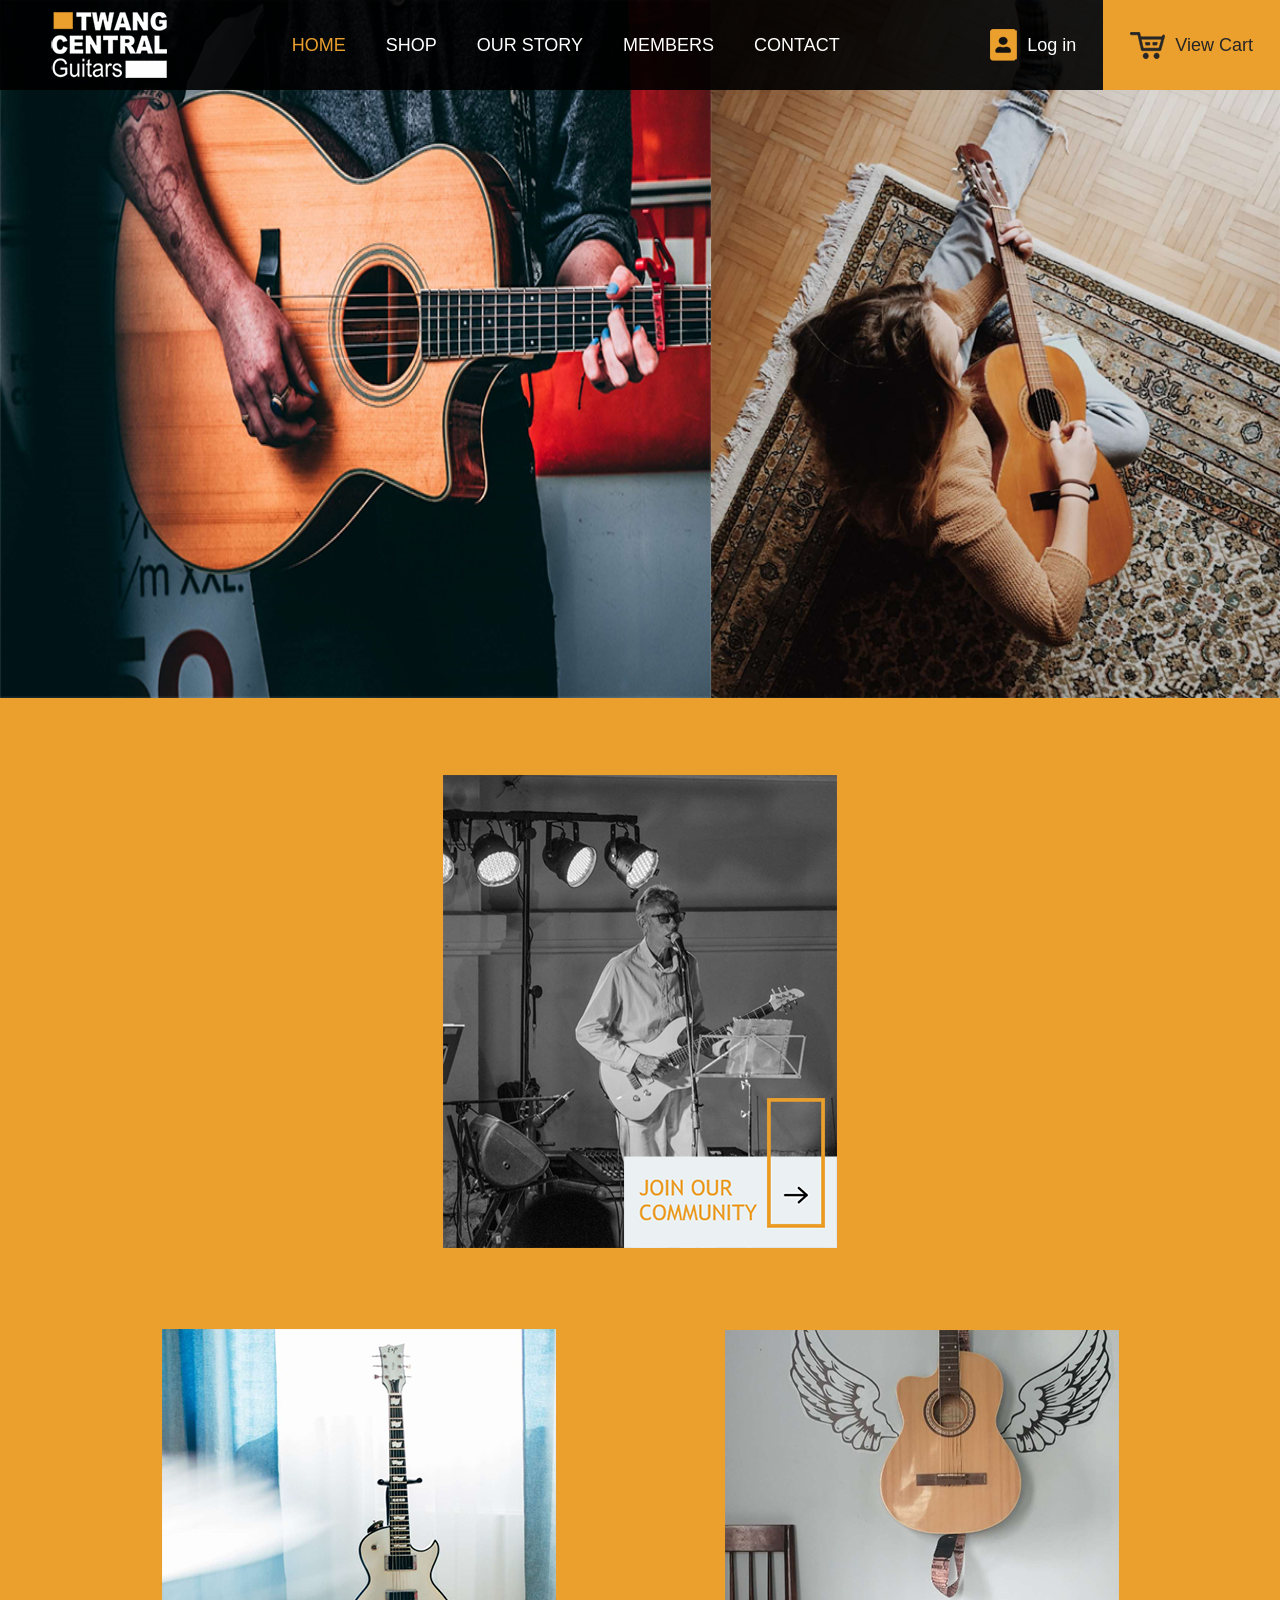
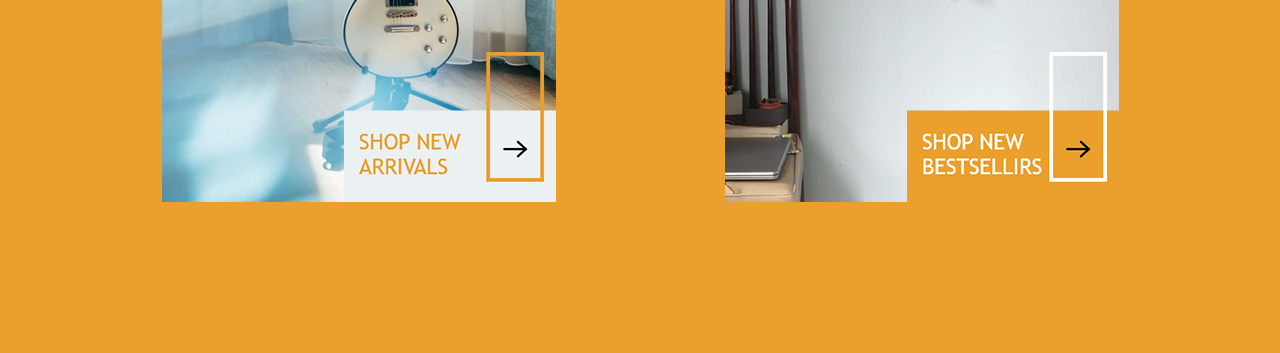
<file: index.html>
<!DOCTYPE html>
<html lang="en">
<head>
<meta charset="UTF-8">
<meta name="viewport" content="width=device-width, initial-scale=1">
<meta http-equiv="refresh" content="0; url=home.html">
<title>Twang Central Guitar Shop</title>
<link rel="canonical" href="home.html">
</head>
<body><p><a href="home.html">Open the guitar shop design prototype</a>.</p></body>
</html>
</file>
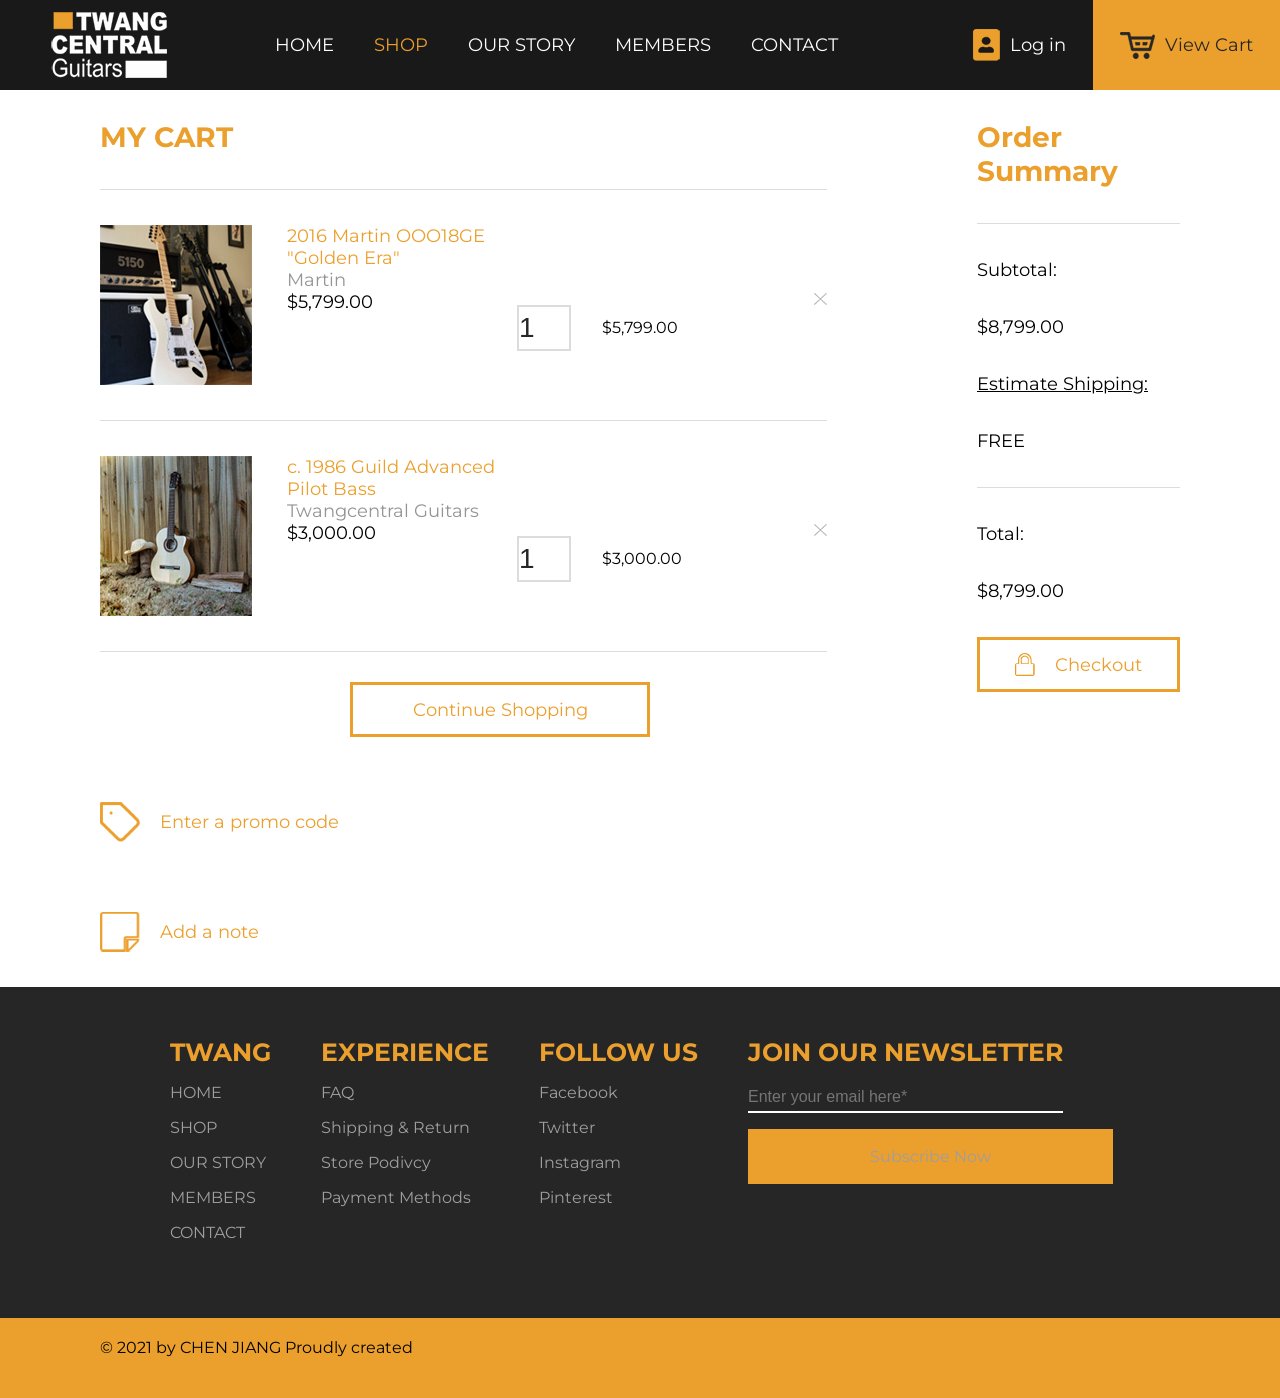
<file: cart.html>
<!DOCTYPE html>
<html lang="en">
<head>
    <meta charset="UTF-8">
    <meta name="viewport" content="width=device-width">
    <title>Cart</title>
    <link href="https://fonts.googleapis.com/css2?family=Montserrat:wght@300&display=swap" rel="stylesheet">
    <style type="text/css">
        @import url("layout.css");
        @import url("cart.css");
    </style>
    <!--import the common javascript-->
    <script type="application/javascript" src="java.js">
    </script>
</head>

<body>
    <header class="flex-c f-stretch">
        <!--import the logo picture-->
        <div class="header-logo f-auto flex-c">
            <img src="img/logo.png" alt="logo">
        </div>
        <!--Nav things-->
        <nav id="floatNav">
            <!--the close X for mobile-->
            <div>
                <div class="nav-x flex-c" onclick="switchNav()" role="button" tabindex="0" aria-controls="floatNav" aria-expanded="false" aria-label="Close navigation">
                    <img src="img/x.png" alt="x">
                </div>
            </div>
            <!--the texts of Nav menu and its url-->
            <div class="header-menu flex-c">
                <div class="flex-c"><a href="home.html">HOME</a></div>
                <div class="flex-c active-page"><a href="shop.html">SHOP</a></div>
                <div class="flex-c"><a href="story.html">OUR STORY</a></div>
                <div class="flex-c"><a href="#">MEMBERS</a></div> <!--no connection,but we still keep this option-->
                <div class="flex-c"><a href="contact.html">CONTACT</a></div>
            </div>
            <!--import the login picture-->
            <div class="login box flex-c">
                <div class="box-img flex-c">
                    <img src="img/login.png" alt="login">
                </div>
                <a href="#">Log in</a> <!--no connection,but we still keep this option-->
            </div>
        </nav>
        <!--for cart on the every page-->
        <div class="cart flex f-stretch m-b-o">
            <!--import the cart picture-->
            <div class="box flex-c">
                <div class="box-img flex-c">
                    <img src="img/cart.png" alt="cart">
                </div>
                <a class="m-f-g" href="cart.html">View Cart</a>
            </div>
            <!--import the hamburger Nav picture for mobile-->
            <div class="nav-trigger">
                <div class="box-img flex-c" onclick="switchNav()" role="button" tabindex="0" aria-controls="floatNav" aria-expanded="false" aria-label="Open navigation">
                    <img src="img/trigger.png" alt="trigger">
                </div>
            </div>
        </div>
    </header>

    <main class="xfl-cd">
        <!--set check out button for mobile-->
        <div class="mobile mg-bt-35">
            <a href="checkout.html" style="width: 100%">
                <div class="btn-h">
                    <img src="img/lock.png" alt="img" class="mg-r-20">
                    <span>Checkout</span>
                </div>
            </a>
        </div>

        <div>
            <!--set the title of the purchures list-->
            <div class="f-o-40-b-28 pd-bt-35 btm-line">MY CART</div>
            <!--the information of product one -->
            <div class="pd-h-35 btm-line xfl-cd cart-x">
                <div class="cart-item flex">
                    <div class="flex-c mg-r-35-20">
                        <img class="d-img" src="img/cart-1.png" alt="img">
                    </div>
                    <div class="cart-item-text">
                        <div class="f-o-28-18">2016 Martin OOO18GE "Golden Era"</div>
                        <div class="f-g-28-18">Martin</div>
                        <div class="f-b-28-18">$5,799.00</div>
                    </div>
                </div>
                <div class="flex-c cart-price mg-t-45-35">
                    <!--the quantity information-->
                    <div style="width: 50px;" class="mg-r-35">
                        <input class="inp-k" type="number" value="1" aria-label="$5,799.00">
                    </div>
                    <div>$5,799.00</div>
                </div>
                <div class="cart-close flex-c">
                    <img src="img/close-grey.png" alt="img">
                </div>
            </div>
            <!--the product two information-->
            <div class="pd-h-35 btm-line xfl-cd cart-x">
                <div class="cart-item flex">
                    <div class="flex-c mg-r-35-20">
                        <img class="d-img" src="img/cart-2.png" alt="img">
                    </div>
                    <div class="cart-item-text">
                        <div class="f-o-28-18">c. 1986 Guild Advanced Pilot Bass</div>
                        <div class="f-g-28-18">Twangcentral Guitars</div>
                        <div class="f-b-28-18">$3,000.00</div>
                    </div>
                </div>
                <div class="flex-c cart-price mg-t-45-35">
                    <!--the quantity information-->
                    <div style="width: 50px;" class="mg-r-35">
                        <input class="inp-k" type="number" value="1" aria-label="$3,000.00">
                    </div>
                    <div>$3,000.00</div>
                </div>
                <div class="cart-close flex-c">
                    <img src="img/close-grey.png" alt="img">
                </div>
            </div>
            <!--the button for continue shopping-->
            <a href="shop.html">
	            <div class="btn-h contin"> 
	               	<span> Continue Shopping </span>
	            </div>
        	</a>
            <!--the place for adding a note or promo code-->
            <div class="flex f-aic pd-h-35">
                <div class="flex-c mg-r-20">
                    <img src="img/cart-tag.png" alt="img">
                </div>
                <div class="f-o-28-18">Enter a promo code</div>
            </div>
            <div class="flex f-aic pd-h-35">
                <div class="flex-c mg-r-20">
                    <img src="img/cart-note.png" alt="img">
                </div>
                <div class="f-o-28-18">Add a note</div>
            </div>
        </div>
        <!--the ordering summary-->
        <div class="f-auto">
            <div class="f-o-40-b pd-bt-35 btm-line desktop">Order Summary</div>
            <div class="f-b-28-18 pd-h-35 flex f-equal">
                Subtotal: 
            </div>
            <div class="f-b-28-18 pd-bt-35" >    
                $8,799.00
            </div>
            <div class="f-b-28-18 pd-bt-35" style="text-decoration: underline">
                Estimate Shipping: 
            </div>    
            <div class="f-b-28-18 pd-bt-35 btm-line" >
                FREE
            </div>

            <div class="f-b-28-18 pd-h-35 flex f-equal">
                Total:
            </div>
            <div class="f-b-28-18 pd-bt-35">
                $8,799.00
            </div>
            <div>
                <a href="checkout.html">
                    <div class="btn-h">
                        <img src="img/lock.png" alt="img" class="mg-r-20">
                        <span>  Checkout </span>
                    </div>
                </a>
            </div>
        </div>
    </main>

<!--the footer of the page (every page is same)-->
    <footer class="flex-c-cd m-b-g f-stretch">
        <!--the text of the footer-->
        <div class="foot-menu flex f-equal f-auto">
            <div class="foot-box">
                <div>TWANG</div>
                <div><a href="home.html">HOME</a></div>
                <div><a href="shop.html">SHOP</a></div>
                <div><a href="story.html">OUR STORY</a></div>
                <div><a href="#">MEMBERS</a></div>
                <div><a href="contact.html">CONTACT</a></div>
            </div>
            <div class="foot-box">
                <div>EXPERIENCE</div>
                <div>FAQ</div>
                <div>Shipping & Return</div>
                <div>Store Podivcy</div>
                <div>Payment Methods</div>
            </div>
            <div class="foot-box">
                <div>FOLLOW US</div>
                <div>Facebook</div>
                <div>Twitter</div>
                <div>Instagram</div>
                <div>Pinterest</div>
            </div>
            <!--the subscribe section-->
            <div class="foot-box">
                <div>JOIN OUR NEWSLETTER</div>
                <!--use <input type="text"> to read the text and use "placeholder=" to hold the hint-->
                <div><input class="inp-h" type="text" placeholder="Enter your email here*" aria-label="Enter your email here*"/></div>
                <div class="btn-f">Subscribe Now</div>
            </div>
        </div>
        <!--my copyrights declaration-->
        <div class="foot-copy m-b-o">
            <div class="copy-s">&copy; 2021 by CHEN JIANG Proudly created</div>
        </div>
    </footer>
</body>

</html>
</file>
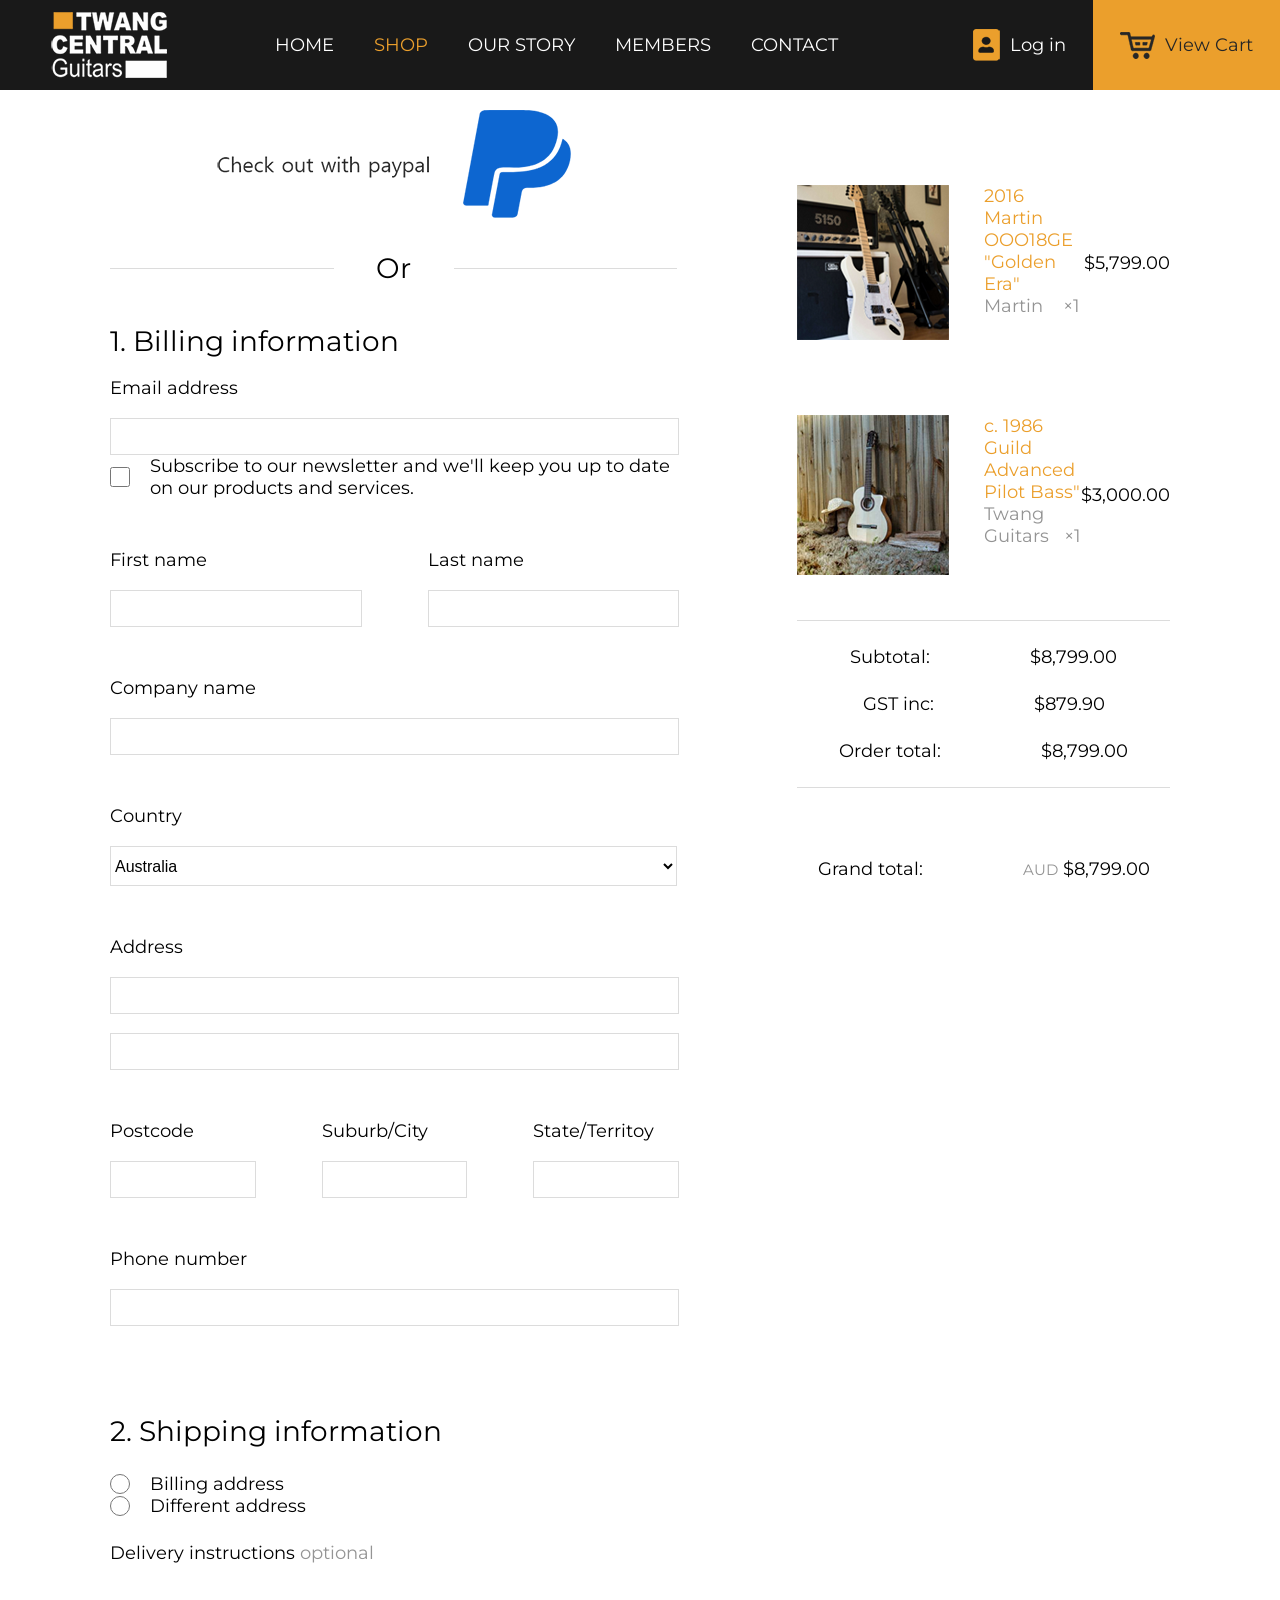
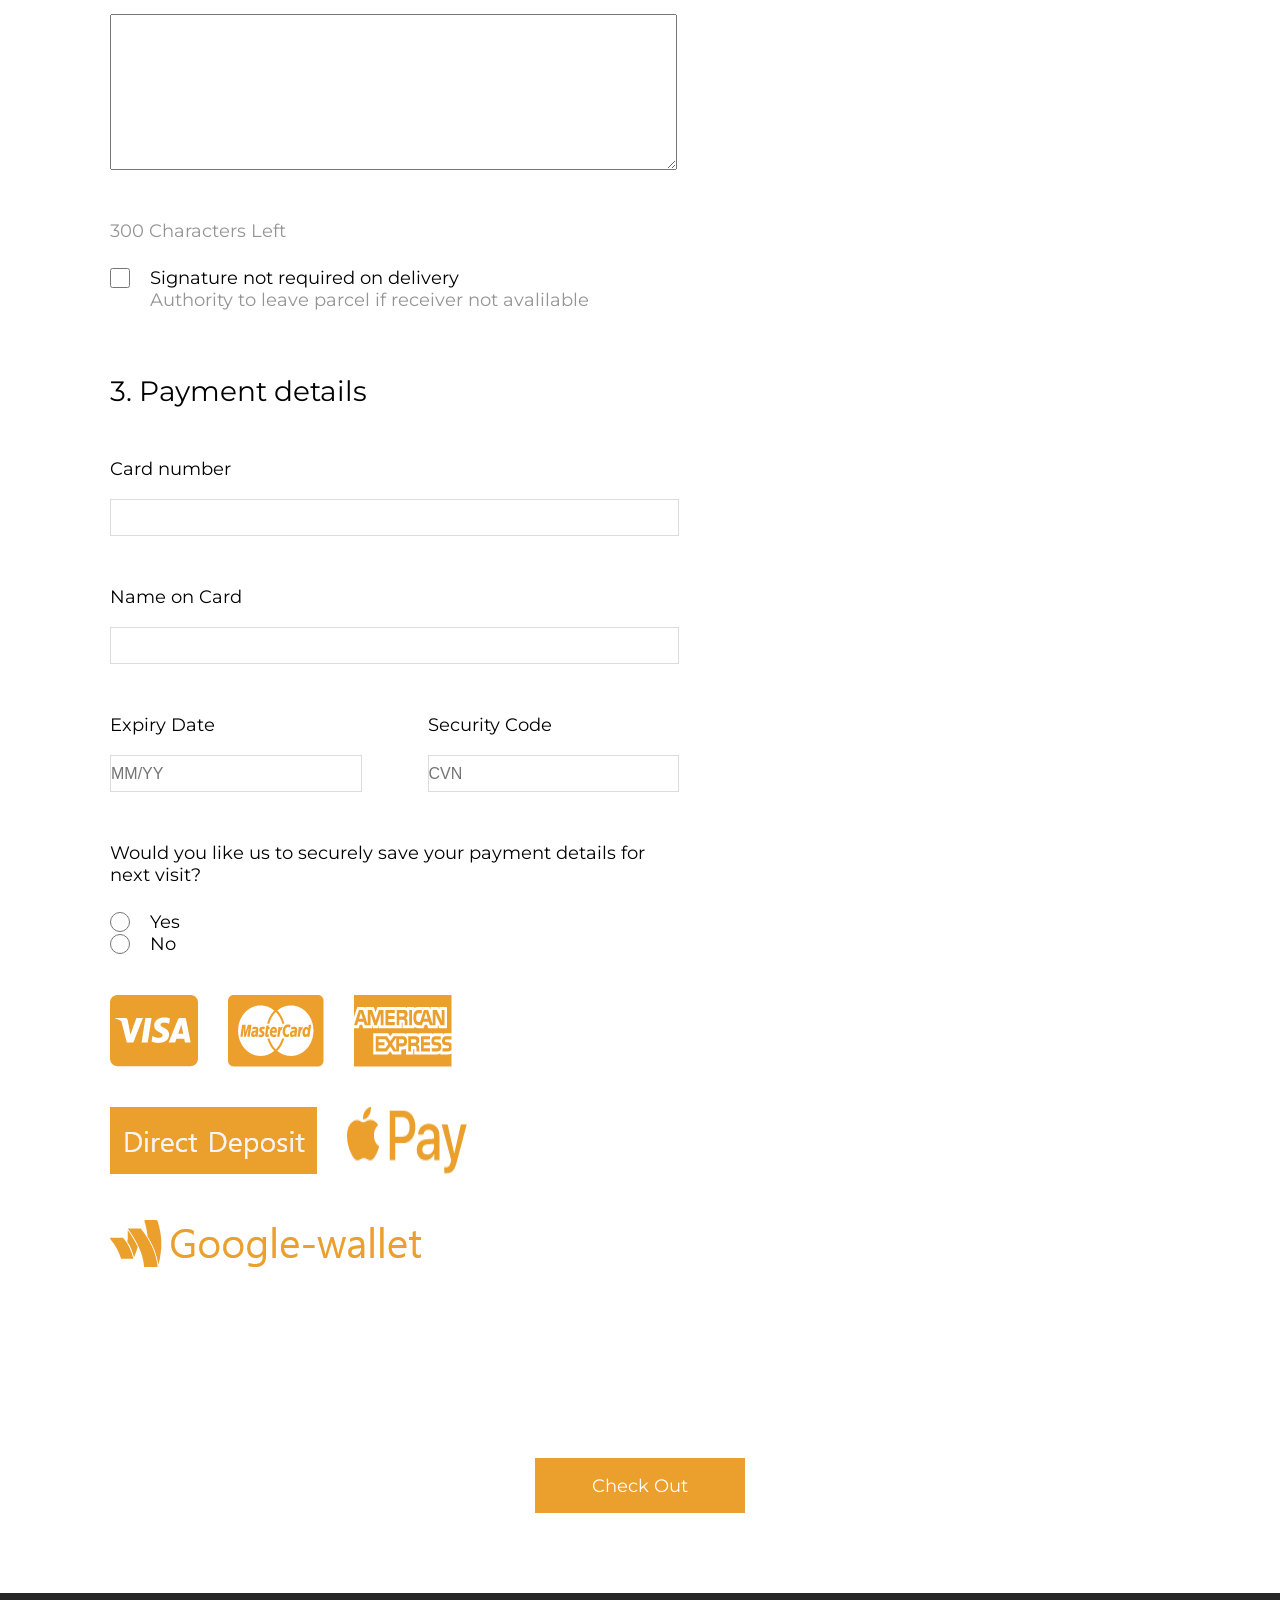
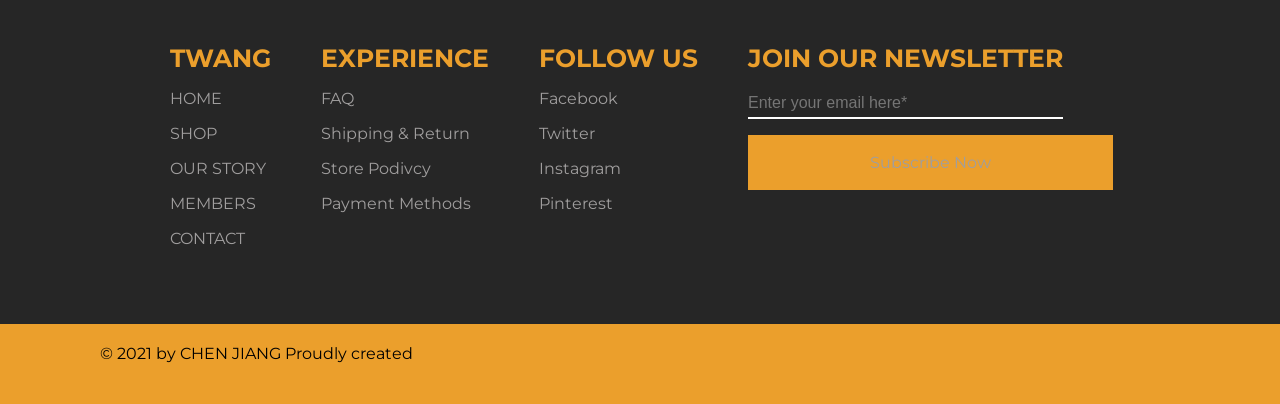
<file: checkout.html>
<!DOCTYPE html>
<html lang="en">
<head>
    <meta charset="UTF-8">
    <meta name="viewport" content="width=device-width">
    <title>Checkout</title>
    <link href="https://fonts.googleapis.com/css2?family=Montserrat:wght@300&display=swap" rel="stylesheet">
    <style type="text/css">
        @import url("layout.css");
        @import url("checkout.css");
    </style>
    <script type="application/javascript" src="java.js">
    </script>  
</head>

<body>
    <header class="flex-c f-stretch">
        <!--import the logo picture-->
        <div class="header-logo f-auto flex-c">
            <img src="img/logo.png" alt="logo">
        </div>
        <!--Nav things-->
        <nav id="floatNav">
            <!--the close X for mobile-->
            <div>
                <div class="nav-x flex-c" onclick="switchNav()" role="button" tabindex="0" aria-controls="floatNav" aria-expanded="false" aria-label="Close navigation">
                    <img src="img/x.png" alt="x">
                </div>
            </div>
            <!--the texts of Nav menu and its url-->
            <div class="header-menu flex-c">
                <div class="flex-c"><a href="home.html">HOME</a></div>
                <div class="flex-c active-page"><a href="shop.html">SHOP</a></div>
                <div class="flex-c"><a href="story.html">OUR STORY</a></div>
                <div class="flex-c"><a href="#">MEMBERS</a></div> <!--no connection,but we still keep this option-->
                <div class="flex-c"><a href="contact.html">CONTACT</a></div>
            </div>
            <!--import the login picture-->
            <div class="login box flex-c">
                <div class="box-img flex-c">
                    <img src="img/login.png" alt="login">
                </div>
                <a href="#">Log in</a> <!--no connection,but we still keep this option-->
            </div>
        </nav>
        <!--for cart on the every page-->
        <div class="cart flex f-stretch m-b-o">
            <!--import the cart picture-->
            <div class="box flex-c">
                <div class="box-img flex-c">
                    <img src="img/cart.png" alt="cart">
                </div>
                <a class="m-f-g" href="cart.html">View Cart</a>
            </div>
            <!--import the hamburger Nav picture for mobile-->
            <div class="nav-trigger">
                <div class="box-img flex-c" onclick="switchNav()" role="button" tabindex="0" aria-controls="floatNav" aria-expanded="false" aria-label="Open navigation">
                    <img src="img/trigger.png" alt="trigger">
                </div>
            </div>
        </div>
    </header>

    <main class="flex pr">
        <div class="check-main flex-tl-cd mg-r-120-0">
            <!--paypal payment-->
            <div class="flex-c"><img class="ck-head-img" src="img/checkout-head.png" alt="img"></div>
            <div class="or-divider pr flex-c">
                <div class="pr flex-c f-b-40-28">Or</div>
            </div>
            <!--the title of billing information form-->
            <div class="ck-box flex-tl-cd mg-h-25-12">
                <div class="f-b-40-28">1. Billing information</div>
                <br/>
                <!--the personal information form-->
                <div class="f-b-28-18">Email address</div>
                <br/>
                <div><input class="ck-input" type="text" aria-label="Form field"></div>
                <div class="ck-check flex f-b-28-18">
                    <div class="flex-c"><input type="checkbox" aria-label="Subscribe to our newsletter and we&#x27;ll keep you up to date on our products and services."/></div>
                    Subscribe to our newsletter and we'll keep you up to date on our products and services.
                </div>
            </div>
            <div class="xfl-cd f-equal mg-h-25-12">
                <div class="mg-r-68-0 f-auto">
                    <div class="f-b-28-18">First name</div>
                    <br/>
                    <div><input class="ck-input" type="text" aria-label="First name"></div>
                </div>
                <div class="f-auto">
                    <div class="f-b-28-18">Last name</div>
                    <br/>
                    <div><input class="ck-input" type="text" aria-label="Last name"></div>
                </div>
                <br/>
            </div>
            <!--the company information form-->
            <div class="mg-h-25-12">
                <div class="f-b-28-18">Company name</div>
                <br/>
                <div><input class="ck-input" type="text" aria-label="Company name"></div>
            </div>
            <!--the contry selection form-->
            <div class="mg-h-25-12">
                <div class="f-b-28-18">Country</div>
                <br/>
                <select class="ck-select f-auto m-b-g f-g-28-18" aria-label="Country Australia American Britain">
                    <option value="1">Australia</option>
                    <option value="2">American</option>
                    <option value="3">Britain</option>
                </select>
            </div>
            <!--the form of the postal address-->
            <div class="mg-h-25-12">
                <div class="f-b-28-18">Address</div>
                <br/>
                <div><input class="ck-input" type="text" aria-label="Form field"></div>
                <br/>
                <div><input class="ck-input" type="text" aria-label="Form field"></div>
            </div>
            <div class="xfl-cd f-equal mg-h-25-12">
                <div class="mg-r-68-0 f-auto">
                    <div class="f-b-28-18">Postcode</div>
                    <br/>
                    <div><input class="ck-input" type="text" aria-label="Postcode"></div>
                </div>
                <div class="mg-r-68-0 f-auto">
                    <div class="f-b-28-18">Suburb/City</div>
                    <br/>
                    <div><input class="ck-input" type="text" aria-label="Suburb/City"></div>
                </div>
                <div class="f-auto">
                    <div class="f-b-28-18">State/Territoy</div>
                    <br/>
                    <div><input class="ck-input" type="text" aria-label="State/Territoy"></div>
                </div>
                <br/>
            </div>
            <!--the form of the contact number-->
            <div class="mg-h-25-12">
                <div class="f-b-28-18">Phone number</div>
                <br/>
                <div><input class="ck-input" type="text" aria-label="Phone number"></div>
            </div>
            <br/>
            <br/>
            <!--the title of shipping information form-->
            <div class="f-b-40-28 mg-h-25-12">2. Shipping information</div>
            <!--the select billing address for shipping information form-->
            <div class="flex f-b-28-18 ck-ckbox">
                <div class="flex-c"><input type="radio" name="shipping" aria-label="Billing address"></div>
                Billing address
            </div>
            <div class="flex f-b-28-18 ck-ckbox">
                <div class="flex-c"><input type="radio" name="shipping" aria-label="Different address"></div>
                Different address
            </div>
            <!--the delivery instructions (150px height)-->
            <div class="f-b-28-18 mg-h-25-12">Delivery instructions <span class="f-g-28-18">optional</span></div>
            <div class="flex mg-h-25-12">
                <textarea class="ck-textarea f-auto" style="height: 150px" aria-label="Form field"></textarea>
            </div>
            <!--Char calculator for textarea(dummy)-->
            <div class="f-g-28-18 mg-h-25-12">300 Characters Left</div>
            <!--check box for Signature requirement and leaving parcel-->
            <div class="ck-check flex f-b-28-18">
                <div class="flex-c"><input type="checkbox" aria-label="Signature not required on delivery"/></div>
                Signature not required on delivery
            </div>
            <div class="ck-check flex f-g-28-18">
                <div class="flex-c"><input style="visibility: hidden" type="checkbox" aria-label="Authority to leave parcel if receiver not avalilable"/></div>
                Authority to leave parcel if receiver not avalilable
            </div>
            <br/>
            <br/>
            <!--the title of payment details form-->
            <div class="f-b-40-28 mg-h-25-12">3. Payment details</div>
            <!--the credit card information-->
            <div class="mg-h-25-12">
                <div class="f-b-28-18">Card number</div>
                <br/>
                <div><input class="ck-input" type="text" aria-label="Card number"></div>
            </div>
            <div class="mg-h-25-12">
                <div class="f-b-28-18">Name on Card</div>
                <br/>
                <div><input class="ck-input" type="text" aria-label="Name on Card"></div>
            </div>
            <div class="xfl-cd f-equal mg-h-25-12">
                <div class="mg-r-68-0 f-auto">
                    <div class="f-b-28-18">Expiry Date</div>
                    <br/>
                    <div><input class="ck-input" type="text" placeholder="MM/YY" aria-label="MM/YY"></div>
                </div>
                <div class="f-auto">
                    <div class="f-b-28-18">Security Code</div>
                    <br/>
                    <div><input class="ck-input" type="text" placeholder="CVN" aria-label="CVN"></div>
                </div>
                <br/>
            </div>
            <!-- selection for saving payment details -->
            <div class="f-b-28-18 mg-h-25-12">Would you like us to securely save your payment details for next visit?</div>
            <div class="flex f-b-28-18 ck-ckbox">
                <div class="flex-c"><input type="radio" name="bankdetails" aria-label="Yes"></div>
                Yes
            </div>
            <div class="flex f-b-28-18 ck-ckbox">
                <div class="flex-c"><input type="radio" name="bankdetails" aria-label="No"></div>
                No
            </div>
            <!-- logo of the financial facilities -->
            <div class="flex f-wrap other-pays">
                <img src="img/c0.png">
                <img src="img/c1.png">
                <img src="img/c2.png">
                <img src="img/c3.png">
                <img src="img/c4.png">
                <img src="img/c5.png">
            </div>
        </div>
        <!-- the products information-->
        <div id="basket" class="check-basket desktop flex-tl-cd">
            <div>
                <a href="product.html">
                    <div class="flex mg-bt-75-45">
                        <div class="flex-c mg-r-35-20">
                            <img src="img/ck-b1.png">
                        </div>
                        <div class="f-auto xfl-cd">
                            <div>
                                <div class="f-o-28-18 ck-mw-300-150">2016 Martin OOO18GE "Golden Era"</div>
                                <div class="f-g-28-18">Martin &nbsp;&nbsp;&nbsp;×1</div>
                            </div>
                            <div class="f-b-28-18 flex-c f-auto">$5,799.00</div>
                        </div>
                    </div>
                </a>
                <a href="product.html">
                    <div class="flex mg-bt-75-45">
                        <div class="flex-c mg-r-35-20">
                            <img src="img/ck-b2.png">
                        </div>
                        <div class="f-auto xfl-cd">
                            <div>
                                <div class="f-o-28-18 ck-mw-300-150">c. 1986 Guild Advanced Pilot Bass"</div>
                                <div class="f-g-28-18">Twang Guitars&nbsp;&nbsp;&nbsp;×1</div>
                            </div>
                            <div class="f-b-28-18 flex-c f-auto">$3,000.00</div>
                        </div>
                    </div>
                </a>
            </div>
            <!-- the subtotal information-->
            <div class="total f-b-28-18 btm-line top-line mg-t-45-35">
                <div class="flex-c f-equal mg-h-25-12">
                    <div>Subtotal:</div>
                    <div class="price-divider"></div>
                    <div>$8,799.00</div>
                </div>
                <div class="flex-c f-equal mg-h-25-12">
                    <div>GST inc:</div>
                    <div class="price-divider"></div>
                    <div>$879.90</div>
                </div>
                <div class="flex-c f-equal mg-h-25-12">
                    <div>Order total:</div>
                    <div class="price-divider"></div>
                    <div>$8,799.00</div>
                </div>
            </div>
            <div class="f-b-28-18 mg-t-45-35">
                <div class="flex-c f-equal mg-h-25-12">
                    <div>Grand total:</div>
                    <div class="price-divider"></div>
                    <div>
                        <small class="f-g-15-10">AUD</small>
                        $8,799.00
                    </div>
                </div>
            </div>
        </div>
    </main>

    <!--the submit button for the payment-->    
    <div class="flex-c pay-btn">
        <div><a class="btn-f" href="home.html">Check Out</a></div>
    </div>
    <!--the switch button for the summary-->  
    <div class="cart-basket mobile flex-c">
        <img src="img/basket.png" alt="Order summary" role="button" tabindex="0" aria-label="Toggle order summary" onclick="switchClass('basket', 'show')">
    </div>


    <!--the footer of the page (every page is same)-->
    <footer class="flex-c-cd m-b-g f-stretch">
        <!--the text of the footer-->
        <div class="foot-menu flex f-equal f-auto">
            <div class="foot-box">
                <div>TWANG</div>
                <div><a href="home.html">HOME</a></div>
                <div><a href="shop.html">SHOP</a></div>
                <div><a href="story.html">OUR STORY</a></div>
                <div><a href="#">MEMBERS</a></div>
                <div><a href="contact.html">CONTACT</a></div>
            </div>
            <div class="foot-box">
                <div>EXPERIENCE</div>
                <div>FAQ</div>
                <div>Shipping & Return</div>
                <div>Store Podivcy</div>
                <div>Payment Methods</div>
            </div>
            <div class="foot-box">
                <div>FOLLOW US</div>
                <div>Facebook</div>
                <div>Twitter</div>
                <div>Instagram</div>
                <div>Pinterest</div>
            </div>
            <!--the subscribe section-->
            <div class="foot-box">
                <div>JOIN OUR NEWSLETTER</div>
                <!--use <input type="text"> to read the text and use "placeholder=" to hold the hint-->
                <div><input class="inp-h" type="text" placeholder="Enter your email here*" aria-label="Enter your email here*"/></div>
                <div class="btn-f">Subscribe Now</div>
            </div>
        </div>
        <!--my copyrights declaration-->
        <div class="foot-copy m-b-o">
            <div class="copy-s">&copy; 2021 by CHEN JIANG Proudly created</div>
        </div>
    </footer>
</body>

</html>
</file>
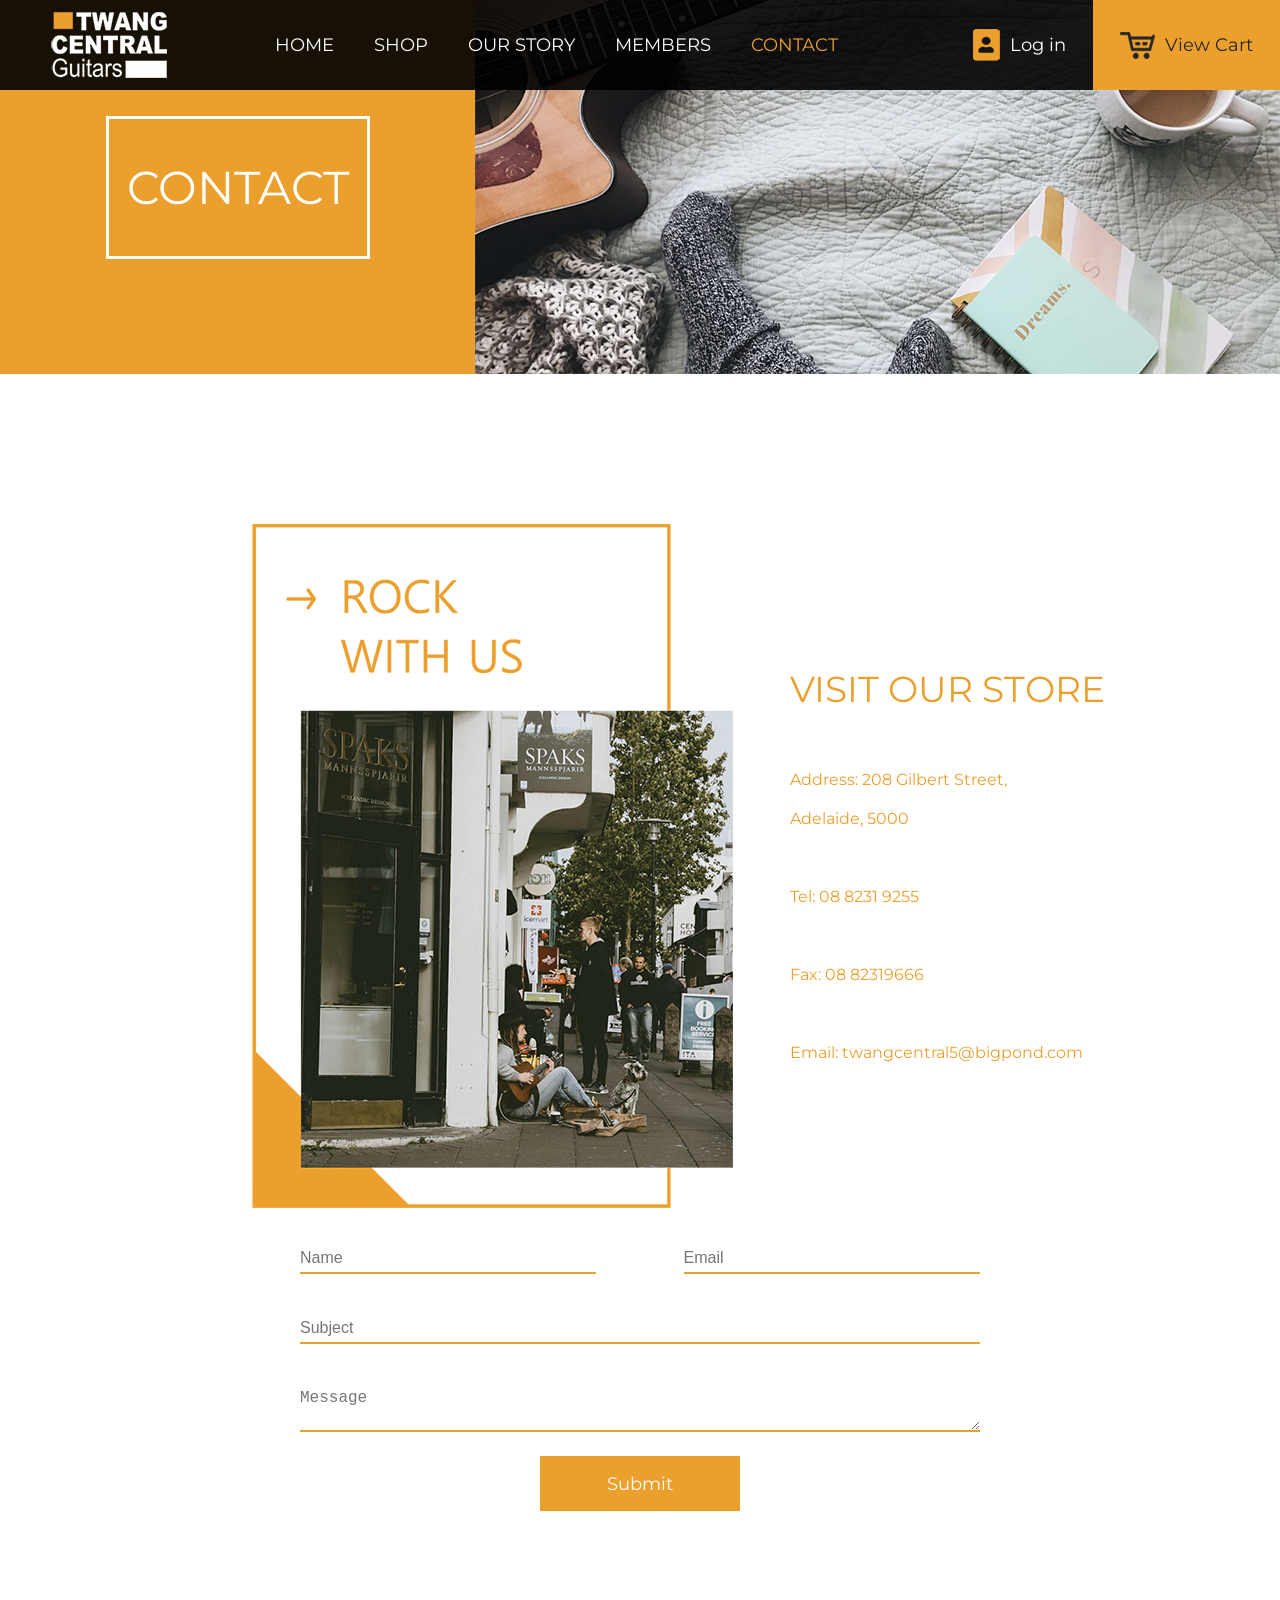
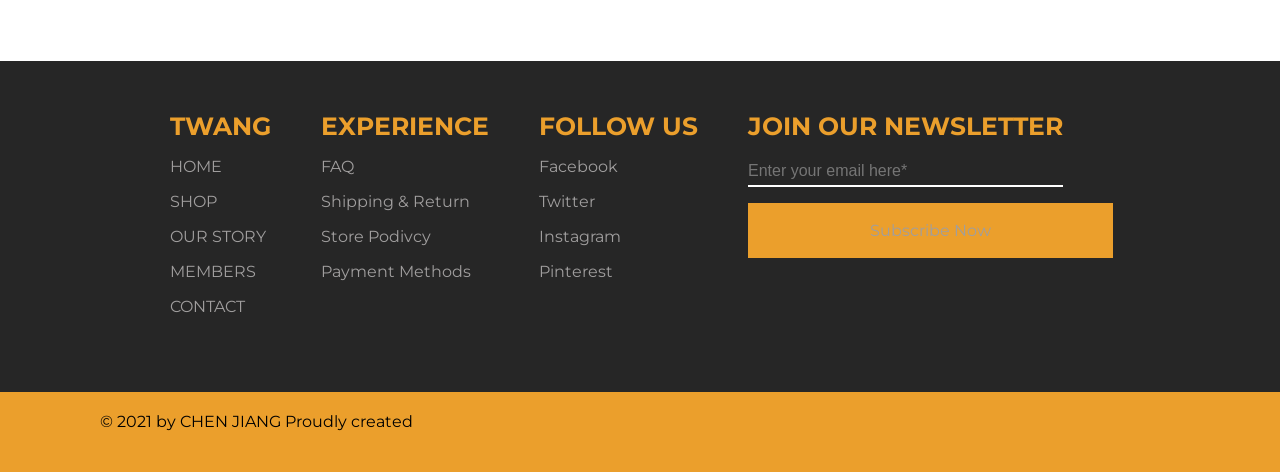
<file: contact.html>
<!DOCTYPE html>
<html lang="en">
<head>
    <meta charset="UTF-8">
    <meta name="viewport" content="width=device-width">
    <title>Contact</title>
    <link href="https://fonts.googleapis.com/css2?family=Montserrat:wght@300&display=swap" rel="stylesheet">
    <style type="text/css">
        @import url("layout.css");
        @import url("contact.css");
    </style>

    <!--import the common javascript-->
    <script type="application/javascript" src="java.js">
    </script>
    
</head>
<body>
    <header class="flex-c f-stretch">
        <!--import the logo picture-->
        <div class="header-logo f-auto flex-c">
            <img src="img/logo.png" alt="logo">
        </div>
        <!--Nav things-->
        <nav id="floatNav">
            <!--the close X for mobile-->
            <div>
                <div class="nav-x flex-c" onclick="switchNav()" role="button" tabindex="0" aria-controls="floatNav" aria-expanded="false" aria-label="Close navigation">
                    <img src="img/x.png" alt="x">
                </div>
            </div>
            <!--the texts of Nav menu and its url-->
            <div class="header-menu flex-c">
                <div class="flex-c"><a href="home.html">HOME</a></div>
                <div class="flex-c"><a href="shop.html">SHOP</a></div>
                <div class="flex-c"><a href="story.html">OUR STORY</a></div>
                <div class="flex-c"><a href="#">MEMBERS</a></div> <!--no connection,but we still keep this option-->
                <div class="flex-c active-page"><a href="contact.html">CONTACT</a></div>
            </div>
            <!--import the login picture-->
            <div class="login box flex-c">
                <div class="box-img flex-c">
                    <img src="img/login.png" alt="login">
                </div>
                <a href="#">Log in</a> <!--no connection,but we still keep this option-->
            </div>
        </nav>
        <!--for cart on the every page-->
        <div class="cart flex f-stretch m-b-o">
            <!--import the cart picture-->
            <div class="box flex-c">
                <div class="box-img flex-c">
                    <img src="img/cart.png" alt="cart">
                </div>
                <a class="m-f-g" href="cart.html">View Cart</a>
            </div>
            <!--import the hamburger Nav picture for mobile-->
            <div class="nav-trigger">
                <div class="box-img flex-c" onclick="switchNav()" role="button" tabindex="0" aria-controls="floatNav" aria-expanded="false" aria-label="Open navigation">
                    <img src="img/trigger.png" alt="trigger">
                </div>
            </div>
        </div>
    </header>

<main>
    <!--the title and the top picture of the page-->
    <div class="x-wall">
        <div class="x-wall-title"><div class="title-box">
            <div><div>CONTACT</div></div>
        </div></div>
        <div class="x-wall-img"><img src="img/p-wall-2.png" alt="img"></div>
    </div>

    <div class="ct-main flex-c-cd f-stretch">
        <div class="flex-c ct-head">
            <!--the tile picture and the illustration of the story for desktop(big size)-->
            <div class="ct-desktop ct-d-img">
                <img src="img/ct-d.png" alt="img">
            </div>
            <!--the tile picture and the illustration of the story for mobile(small size)-->
            <div class="ct-mobile ct-d-img">
                <img src="img/ct-m.png" alt="img">
            </div>
            <!--the contact information-->
            <div class="ct-detail">
                <div>VISIT OUR STORE</div>
                <div>&nbsp;</div>
                <div>Address: 208 Gilbert Street,</div>
                <div>Adelaide, 5000</div>
                <div>&nbsp;</div>
                <div>Tel: 08 8231 9255</div>
                <div>&nbsp;</div>
                <div>Fax: 08 82319666</div>
                <div>&nbsp;</div>
                <div>Email: twangcentral5@bigpond.com</div>
            </div>
        </div>
        <!--the contact form-->
        <div class="ct-form">
            <form action="#" class="ct-d-form">
                <div class="ct-d-in-line">
                    <input class="inp-b" type="text" placeholder="Name" aria-label="Name">
                    <div class="inp-divider"></div>
                    <input class="inp-b" type="text" placeholder="Email" aria-label="Email">
                </div>
                <input class="inp-b" type="text" placeholder="Subject" aria-label="Subject">
                <textarea class="inp-b" placeholder="Message" aria-label="Message"></textarea>
            </form>
            <!--the submit button for the contact information-->
            <div class="flex-c sub-btn">
                <div><a class="btn-f" href="home.html">Submit</a></div>
            </div>
        </div>
    </div>
</main>

<!--the footer of the page (every page is same)-->
    <footer class="flex-c-cd m-b-g f-stretch">
        <!--the text of the footer-->
        <div class="foot-menu flex f-equal f-auto">
            <div class="foot-box">
                <div>TWANG</div>
                <div><a href="home.html">HOME</a></div>
                <div><a href="shop.html">SHOP</a></div>
                <div><a href="story.html">OUR STORY</a></div>
                <div><a href="#">MEMBERS</a></div>
                <div><a href="contact.html">CONTACT</a></div>
            </div>
            <div class="foot-box">
                <div>EXPERIENCE</div>
                <div>FAQ</div>
                <div>Shipping & Return</div>
                <div>Store Podivcy</div>
                <div>Payment Methods</div>
            </div>
            <div class="foot-box">
                <div>FOLLOW US</div>
                <div>Facebook</div>
                <div>Twitter</div>
                <div>Instagram</div>
                <div>Pinterest</div>
            </div>
            <!--the subscribe section-->
            <div class="foot-box">
                <div>JOIN OUR NEWSLETTER</div>
                <!--use <input type="text"> to read the text and use "placeholder=" to hold the hint-->
                <div><input class="inp-h" type="text" placeholder="Enter your email here*" aria-label="Enter your email here*"/></div>
                <div class="btn-f">Subscribe Now</div>
            </div>
        </div>
        <!--my copyrights declaration-->
        <div class="foot-copy m-b-o">
            <div class="copy-s">&copy; 2021 by CHEN JIANG Proudly created</div>
        </div>
    </footer>
</body>

</html>
</file>
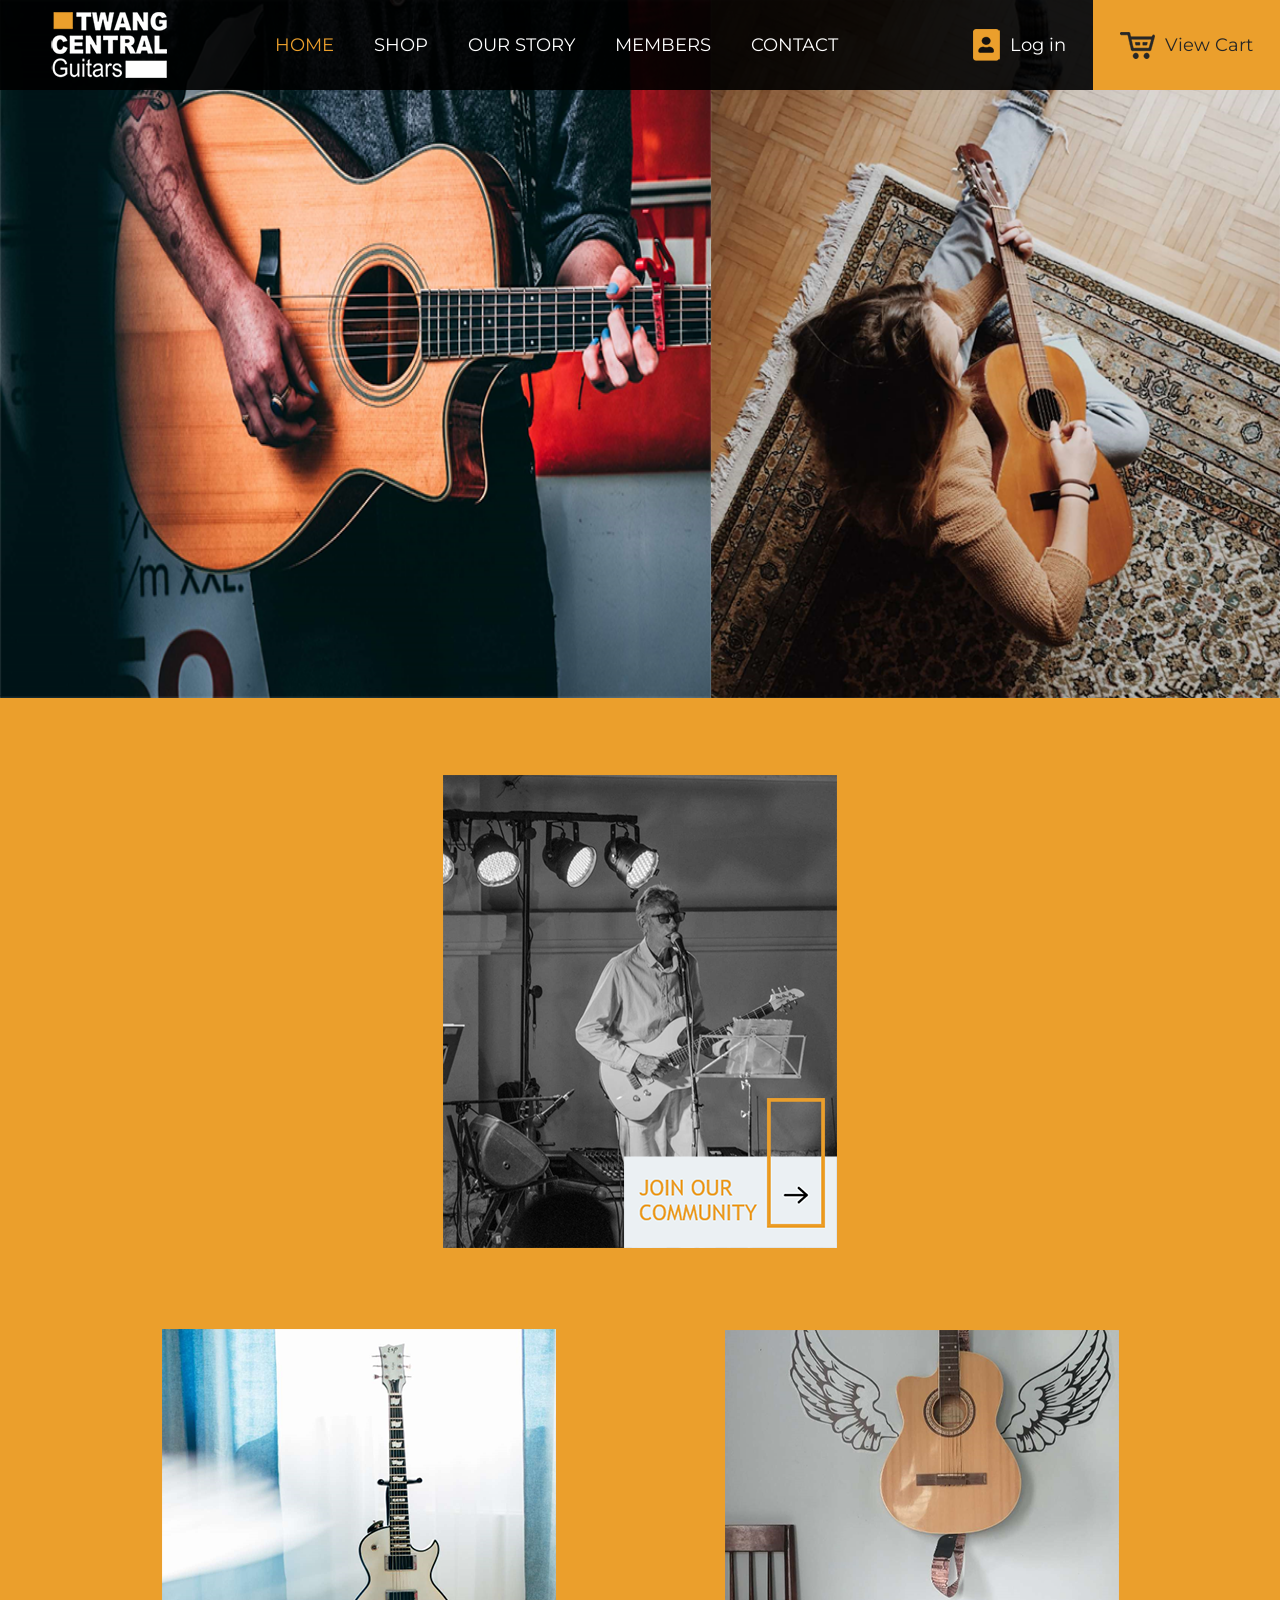
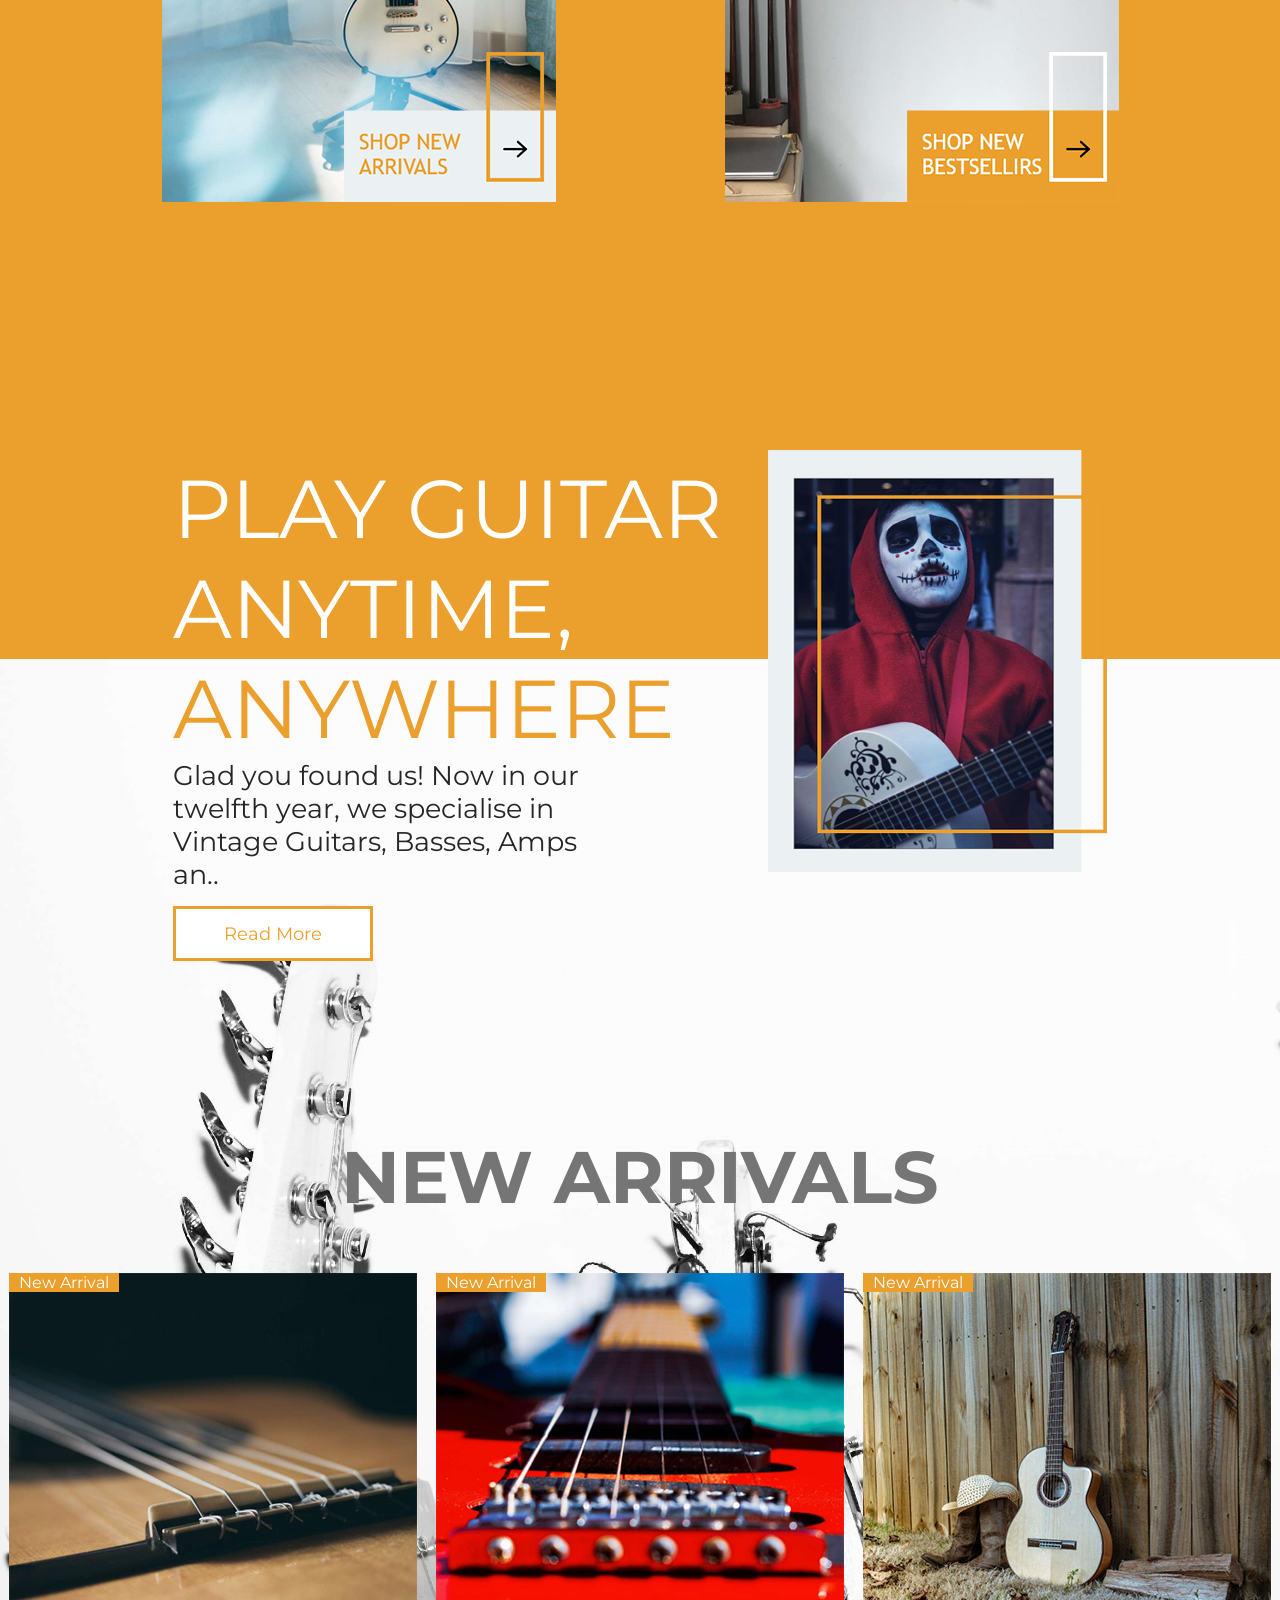
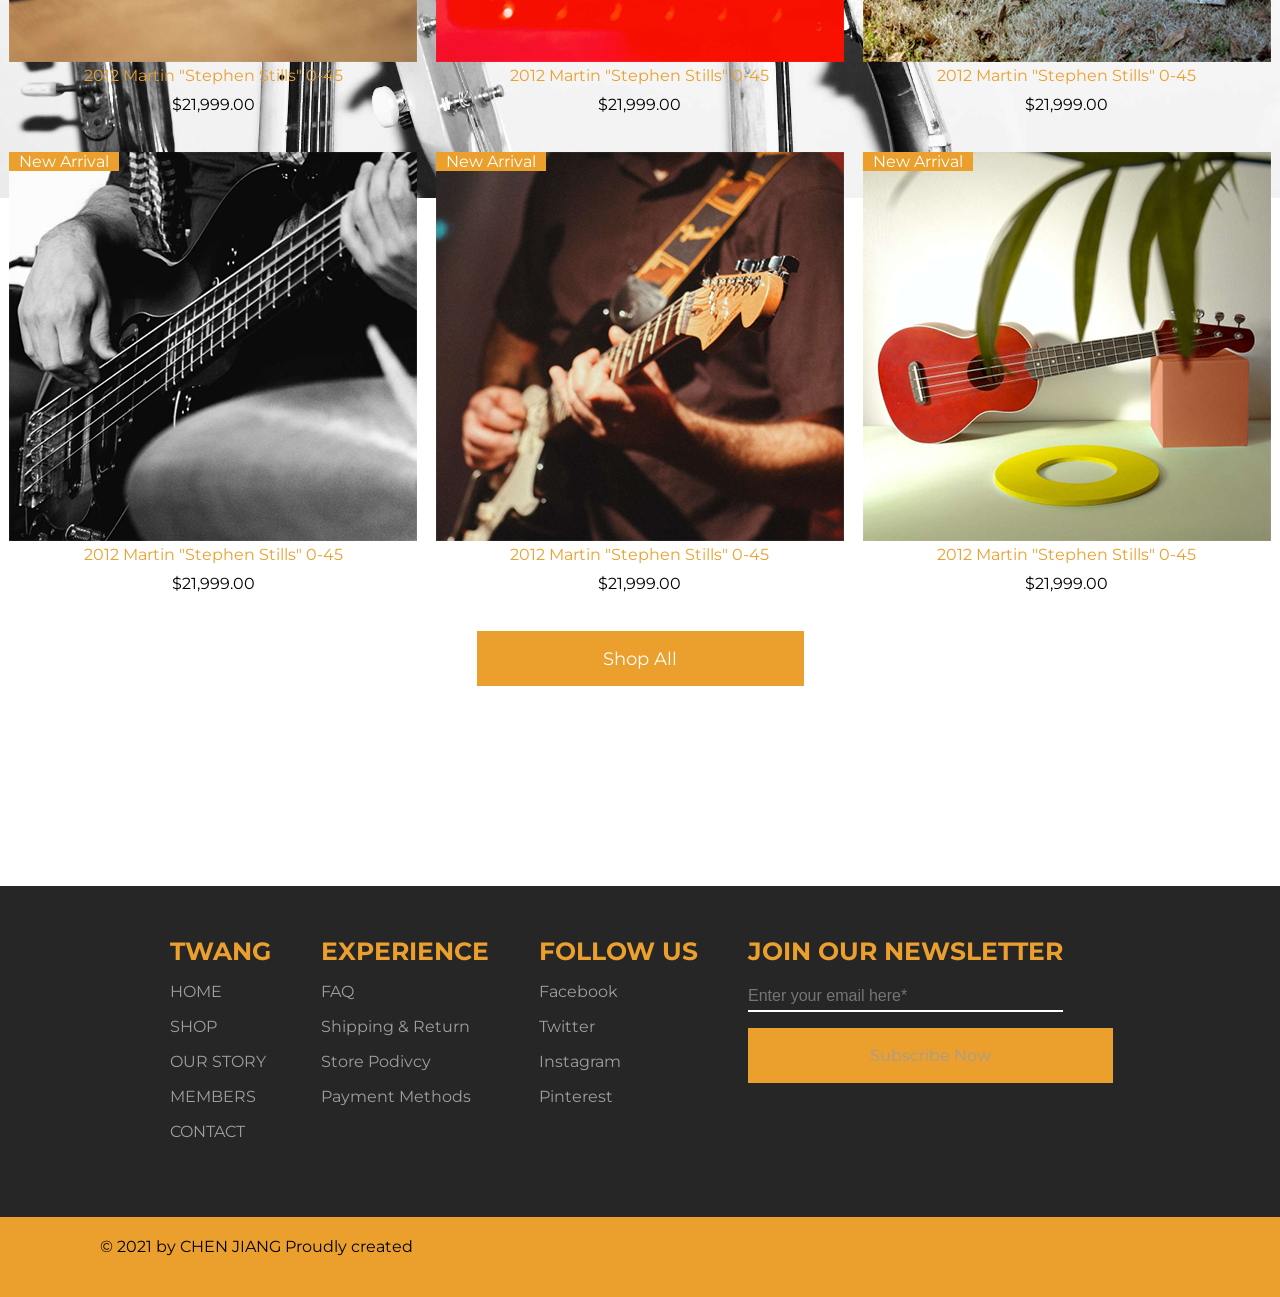
<file: home.html>
<!DOCTYPE html>
<html lang="en">

<head>
    <meta charset="UTF-8">
    <meta name="viewport" content="width=device-width">
    <title>Home</title>
    <link href="https://fonts.googleapis.com/css2?family=Montserrat:wght@300&display=swap" rel="stylesheet">
    <!--import css-->
    <style type="text/css">
        @import url("layout.css");
        @import url("home.css");
    </style>
    <!--import the common javascript-->
    <script type="application/javascript" src="java.js">
    </script>  
</head>


<body>
    <header class="flex-c f-stretch">
        <!--import the logo picture-->
        <div class="header-logo f-auto flex-c">
            <img src="img/logo.png" alt="logo">
        </div>
        <!--Nav things-->
        <nav id="floatNav">
            <!--the close X for mobile-->
            <div>
                <div class="nav-x flex-c" onclick="switchNav()" role="button" tabindex="0" aria-controls="floatNav" aria-expanded="false" aria-label="Close navigation">
                    <img src="img/x.png" alt="x">
                </div>
            </div>
            <!--the texts of Nav menu and its url-->
            <div class="header-menu flex-c">
                <div class="flex-c active-page"><a href="home.html">HOME</a></div>
                <div class="flex-c"><a href="shop.html">SHOP</a></div>
                <div class="flex-c"><a href="story.html">OUR STORY</a></div>
                <div class="flex-c"><a href="#">MEMBERS</a></div> <!--no connection,but we still keep this option-->
                <div class="flex-c"><a href="contact.html">CONTACT</a></div>
            </div>
            <!--import the login picture-->
            <div class="login box flex-c">
                <div class="box-img flex-c">
                    <img src="img/login.png" alt="login">
                </div>
                <a href="#">Log in</a> <!--no connection,but we still keep this option-->
            </div>
        </nav>
        <!--for cart on the every page-->
        <div class="cart flex f-stretch m-b-o">
            <!--import the cart picture-->
            <div class="box flex-c">
                <div class="box-img flex-c">
                    <img src="img/cart.png" alt="cart">
                </div>
                <a class="m-f-g" href="cart.html">View Cart</a>
            </div>
            <!--import the hamburger Nav picture for mobile-->
            <div class="nav-trigger">
                <div class="box-img flex-c" onclick="switchNav()" role="button" tabindex="0" aria-controls="floatNav" aria-expanded="false" aria-label="Open navigation">
                    <img src="img/trigger.png" alt="trigger">
                </div>
            </div>
        </div>
    </header>

    <main>
        <div class="home-wall flex-c f-stretch">
            <!--import the first two pictures-->
            <img src="img/home-wall-1.png" class="f-auto" alt="home-wall">
            <img src="img/home-wall-2.png" class="f-auto" alt="home-wall">
            <!--the text on the first picture for mobile-->
            <div class="shop-widget m-f-w-28">
                <div>IT'S TIME</div>
                <div>PLAY</div>
                <div>YOUR GUITAR</div>
                <div class="shop-now m-f-w-18" style="text-decoration: underline" >
                    <a href="shop.html">
                        SHOP NOW <!--connect to shop-->
                    </a>
                </div>
            </div>
        </div>
        <!--import pictures for quick-access section and connect to the corresponding pages-->
        <div class="home-menu flex-c f-dist m-b-o">
            <div class="home-nav-box">
                <img src="img/home-p1.png" alt="home-p1">
                <a href="shop.html">
                    <img src="img/home-arrival.png" alt="home-arrival">
                </a>
            </div>
            <div class="home-nav-box">
                <img src="img/home-p2.png" alt="home-p2">
                <a href="shop.html">
                    <img src="img/home-news.png" alt="home-news">
                </a>
            </div>
            <div class="home-nav-box">
                <img src="img/home-p3.png" alt="home-p3">
                <a href="contact.html">
                    <img src="img/home-join.png" alt="home-join">
                </a>
            </div>
        </div>
        <!--the text for my story in the middle of the home page-->
        <div class="center-insert-box m-b-o">
            <div class="center-insert flex-c">
                <div class="flex-c f-stretch">
                    <div class="insert-left flex-c-cd m-f-w f-stretch">
                        <!--the title my story in the middle of the home page-->
                        <div class="insert-left-up">
                            <div>PLAY GUITAR</div>
                            <div>ANYTIME,</div>
                        </div>
                        <!--the text of quick-acess to my story in the middle of the home page-->
                        <div class="insert-left-down">
                            <div class="m-f-o">ANYWHERE</div>
                            <div class="s-text">
                                <div>Glad you found us! Now in our</div>
                                <div>twelfth year, we specialise in</div>
                                <div>Vintage Guitars, Basses, Amps an..</div>
                            </div>
                            <!--the bottom below the text in the middle of the home page-->
                            <div class="more-btn"><a class="btn-h" href="story.html">Read More</a></div>
                        </div>
                    </div>
                    <!--import the picture of quick-acess in the middle of the home page-->
                    <div class="insert-right flex-c">
                        <img src="img/home-midd.png" alt="home-midd.png">
                    </div>
                </div>
            </div>
        </div>
         <!--import pictures for new arrive section and connect to the corresponding pages-->
        <div class="home-arrivals flex-c-cd f-stretch">
            <div class="block-title flex-c">NEW ARRIVALS</div>
            <div class="car-box">
                <div class="x-car new">
                    <div class="car-img"><img src="img/home-new-1.png" alt="img"></div>
                    <div class="title"><a href="product.html">2012 Martin "Stephen Stills" 0-45</a></div>
                    <div class="price"><a href="product.html">$21,999.00</a></div>
                </div>
                <div class="x-car new">
                    <div class="car-img"><img src="img/home-new-2.png" alt="img"></div>
                    <div class="title"><a href="product.html">2012 Martin "Stephen Stills" 0-45</a></div>
                    <div class="price"><a href="product.html">$21,999.00</a></div>
                </div>
                <div class="x-car new">
                    <div class="car-img"><img src="img/home-new-3.png" alt="img"></div>
                    <div class="title"><a href="product.html">2012 Martin "Stephen Stills" 0-45</a></div>
                    <div class="price"><a href="product.html">$21,999.00</a></div>
                </div>
                <div class="x-car new">
                    <div class="car-img"><img src="img/home-new-4.png" alt="img"></div>
                    <div class="title"><a href="product.html">2012 Martin "Stephen Stills" 0-45</a></div>
                    <div class="price"><a href="product.html">$21,999.00</a></div>
                </div>
                <div class="x-car new">
                    <div class="car-img"><img src="img/home-new-5.png" alt="img"></div>
                    <div class="title"><a href="product.html">2012 Martin "Stephen Stills" 0-45</a></div>
                    <div class="price"><a href="product.html">$21,999.00</a></div>
                </div>
                <div class="x-car new">
                    <div class="car-img"><img src="img/home-new-6.png" alt="img"></div>
                    <div class="title"><a href="product.html">2012 Martin "Stephen Stills" 0-45</a></div>
                    <div class="price"><a href="product.html">$21,999.00</a></div>
                </div>
            </div>
             <!--the bottom below the New arrive-->
            <div class="flex-c arrival-show-all">
                <div>
                    <a class="btn-f" href="shop.html">Shop All</a>
                </div>
            </div>
        </div>
    </main>


    <!--the footer of the page (every page is same)-->
    <footer class="flex-c-cd m-b-g f-stretch">
        <!--the text of the footer-->
        <div class="foot-menu flex f-equal f-auto">
            <div class="foot-box">
                <div>TWANG</div>
                <div><a href="home.html">HOME</a></div>
                <div><a href="shop.html">SHOP</a></div>
                <div><a href="story.html">OUR STORY</a></div>
                <div><a href="#">MEMBERS</a></div>
                <div><a href="contact.html">CONTACT</a></div>
            </div>
            <div class="foot-box">
                <div>EXPERIENCE</div>
                <div>FAQ</div>
                <div>Shipping & Return</div>
                <div>Store Podivcy</div>
                <div>Payment Methods</div>
            </div>
            <div class="foot-box">
                <div>FOLLOW US</div>
                <div>Facebook</div>
                <div>Twitter</div>
                <div>Instagram</div>
                <div>Pinterest</div>
            </div>
            <!--the subscribe section-->
            <div class="foot-box">
                <div>JOIN OUR NEWSLETTER</div>
                <!--use <input type="text"> to read the text and use "placeholder=" to hold the hint-->
                <div><input class="inp-h" type="text" placeholder="Enter your email here*" aria-label="Enter your email here*"/></div>
                <div class="btn-f">Subscribe Now</div>
            </div>
        </div>
        <!--my copyrights declaration-->
        <div class="foot-copy m-b-o">
            <div class="copy-s">&copy; 2021 by CHEN JIANG Proudly created</div>
        </div>
    </footer>
</body>

</html>
</file>
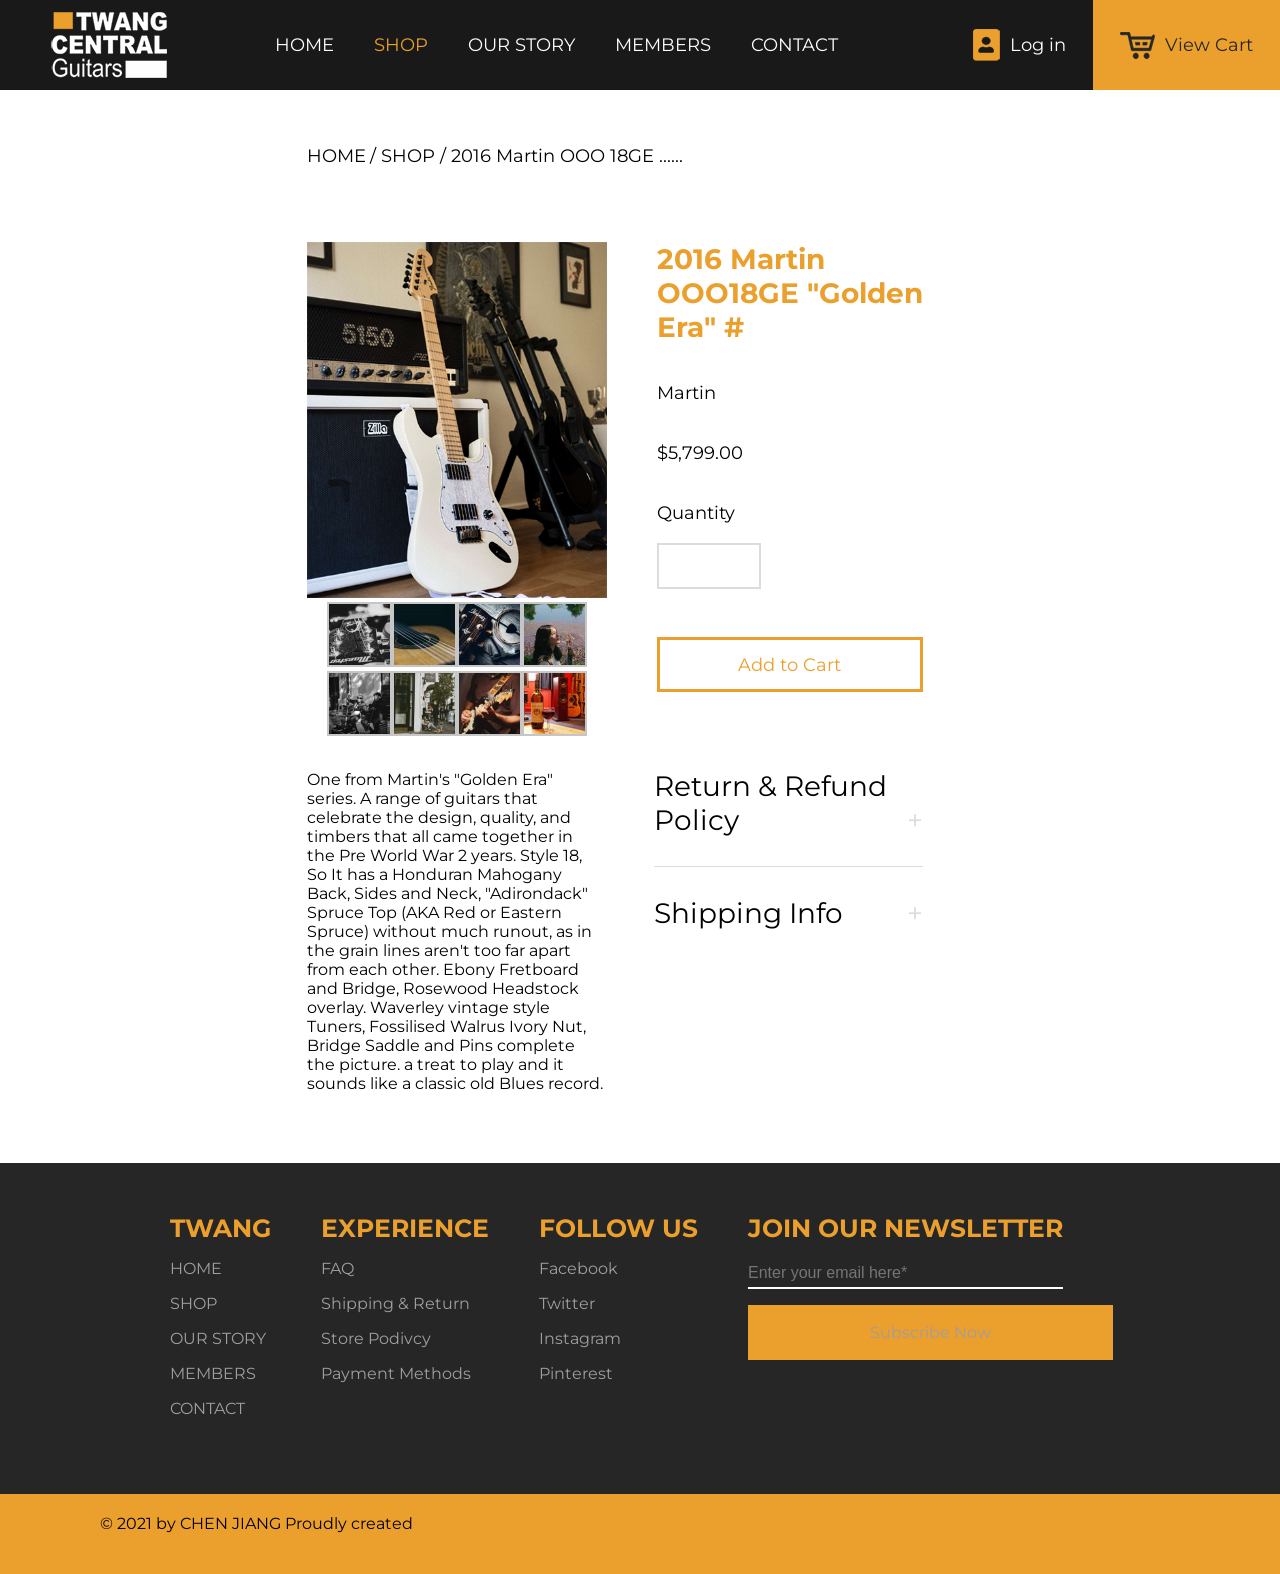
<file: product.html>
<!DOCTYPE html>
<html lang="en">
<head>
    <meta charset="UTF-8">
    <meta name="viewport" content="width=device-width">
    <title>Product</title>
    <link href="https://fonts.googleapis.com/css2?family=Montserrat:wght@300&display=swap" rel="stylesheet">
    <style type="text/css">
        @import url("layout.css");
        @import url("product.css");
    </style>

    <!--import the common javascript-->
    <script type="application/javascript" src="java.js">
    </script>
    
<body>
<body>
    <header class="flex-c f-stretch">
        <!--import the logo picture-->
        <div class="header-logo f-auto flex-c">
            <img src="img/logo.png" alt="logo">
        </div>
        <!--Nav things-->
        <nav id="floatNav">
            <!--the close X for mobile-->
            <div>
                <div class="nav-x flex-c" onclick="switchNav()" role="button" tabindex="0" aria-controls="floatNav" aria-expanded="false" aria-label="Close navigation">
                    <img src="img/x.png" alt="x">
                </div>
            </div>
            <!--the texts of Nav menu and its url-->
            <div class="header-menu flex-c">
                <div class="flex-c"><a href="home.html">HOME</a></div>
                <div class="flex-c active-page"><a href="shop.html">SHOP</a></div>
                <div class="flex-c"><a href="story.html">OUR STORY</a></div>
                <div class="flex-c"><a href="#">MEMBERS</a></div> <!--no connection,but we still keep this option-->
                <div class="flex-c"><a href="contact.html">CONTACT</a></div>
            </div>
            <!--import the login picture-->
            <div class="login box flex-c">
                <div class="box-img flex-c">
                    <img src="img/login.png" alt="login">
                </div>
                <a href="#">Log in</a> <!--no connection,but we still keep this option-->
            </div>
        </nav>
        <!--for cart on the every page-->
        <div class="cart flex f-stretch m-b-o">
            <!--import the cart picture-->
            <div class="box flex-c">
                <div class="box-img flex-c">
                    <img src="img/cart.png" alt="cart">
                </div>
                <a class="m-f-g" href="cart.html">View Cart</a>
            </div>
            <!--import the hamburger Nav picture for mobile-->
            <div class="nav-trigger">
                <div class="box-img flex-c" onclick="switchNav()" role="button" tabindex="0" aria-controls="floatNav" aria-expanded="false" aria-label="Open navigation">
                    <img src="img/trigger.png" alt="trigger">
                </div>
            </div>
        </div>
    </header>


<main>
    <!-- the "return to shop" options for desktop -->
    <div class="board desktop">
        <a href="home.html" class="m-f-b-28">HOME</a>
        <a href="shop.html" class="m-f-b-28"> / SHOP / 2016 Martin OOO 18GE ......</a>
    </div>
    <!-- the "return to shop" options for mobile -->
    <div class="board mobile">
        <a href="Shop.html" class="m-f-b-28">&lt; Back to SHOP</a>
    </div>
    <!-- the images of the product-->
    <div class="product-main flex-c f-stretch mfl-cd">
        <div class="p-left">
            <div class="p-left-up">
                <img class="mw-100" src="img/product-1.png" alt="img">
            </div>
            <div class="p-left-down flex-c f-equal f-wrap">
                <div class="img-box"><img src="img/pd1.png" alt="img"></div>
                <div class="img-box"><img src="img/pd2.png" alt="img"></div>
                <div class="img-box"><img src="img/pd3.png" alt="img"></div>
                <div class="img-box"><img src="img/pd4.png" alt="img"></div>
                <div class="img-box"><img src="img/pd5.png" alt="img"></div>
                <div class="img-box"><img src="img/pd6.png" alt="img"></div>
                <div class="img-box"><img src="img/pd7.png" alt="img"></div>
                <div class="img-box"><img src="img/pd8.png" alt="img"></div>
            </div>
        </div>
        <!-- the commercial information of the product-->
        <div class="p-right f-auto flex-l-cd">
            <div class="flex-l-cd p-right-content f-auto">
                <div class="product-text">
                    <div class="f-o-40-b mf-o-28">2016 Martin OOO18GE "Golden Era" #</div>
                    <br/>
                    <br/>
                    <div class="m-f-b-28">Martin</div>
                    <br/>
                    <br/>
                    <div class="m-f-b-28">$5,799.00</div>
                    <br/>
                    <br/>
                    <!-- the quantity information box -->
                    <div class="m-f-b-28">Quantity</div>
                    <br/>
                    <div style="width: 100px;"><input class="inp-k" type="number" aria-label="2016 Martin OOO18GE &quot;Golden Era&quot; # Martin $5,799.00 Quantity"></div>
                </div>
                <!-- the "add to cart" button-->
                <div class="f-auto flex-c add-cart-btn">
                    <a href="cart.html" class="btn-h">Add to Cart</a>
                </div>
            </div>
        </div>
    </div>
    <!-- the description of the product-->
    <div class="product-rest flex mfl-cd">
        <div class="product-description f-b-20 mf-b-18">
            One from Martin's "Golden Era" series. A range of guitars that celebrate the design, quality, and timbers
            that all came together in the Pre World War 2 years. Style 18, So It has a Honduran Mahogany Back, Sides and
            Neck, "Adirondack" Spruce Top (AKA Red or Eastern Spruce) without much runout, as in the grain lines aren't
            too far apart from each other. Ebony Fretboard and Bridge, Rosewood Headstock overlay. Waverley vintage
            style Tuners, Fossilised Walrus Ivory Nut, Bridge Saddle and Pins complete the picture. a treat to play and
            it sounds like a classic old Blues record.
        </div>
        <!-- the return and shipping information-->
        <div class="others f-auto">
            <div class="rt f-b-40 mf-b-18">Return & Refund Policy</div>
            <div class="rt f-b-40 mf-b-18">Shipping Info</div>
        </div>
    </div>
</main>

<!--the footer of the page (every page is same)-->
    <footer class="flex-c-cd m-b-g f-stretch">
        <!--the text of the footer-->
        <div class="foot-menu flex f-equal f-auto">
            <div class="foot-box">
                <div>TWANG</div>
                <div><a href="home.html">HOME</a></div>
                <div><a href="shop.html">SHOP</a></div>
                <div><a href="story.html">OUR STORY</a></div>
                <div><a href="#">MEMBERS</a></div>
                <div><a href="contact.html">CONTACT</a></div>
            </div>
            <div class="foot-box">
                <div>EXPERIENCE</div>
                <div>FAQ</div>
                <div>Shipping & Return</div>
                <div>Store Podivcy</div>
                <div>Payment Methods</div>
            </div>
            <div class="foot-box">
                <div>FOLLOW US</div>
                <div>Facebook</div>
                <div>Twitter</div>
                <div>Instagram</div>
                <div>Pinterest</div>
            </div>
            <!--the subscribe section-->
            <div class="foot-box">
                <div>JOIN OUR NEWSLETTER</div>
                <!--use <input type="text"> to read the text and use "placeholder=" to hold the hint-->
                <div><input class="inp-h" type="text" placeholder="Enter your email here*" aria-label="Enter your email here*"/></div>
                <div class="btn-f">Subscribe Now</div>
            </div>
        </div>
        <!--my copyrights declaration-->
        <div class="foot-copy m-b-o">
            <div class="copy-s">&copy; 2021 by CHEN JIANG Proudly created</div>
        </div>
    </footer>
</body>

</html>
</file>
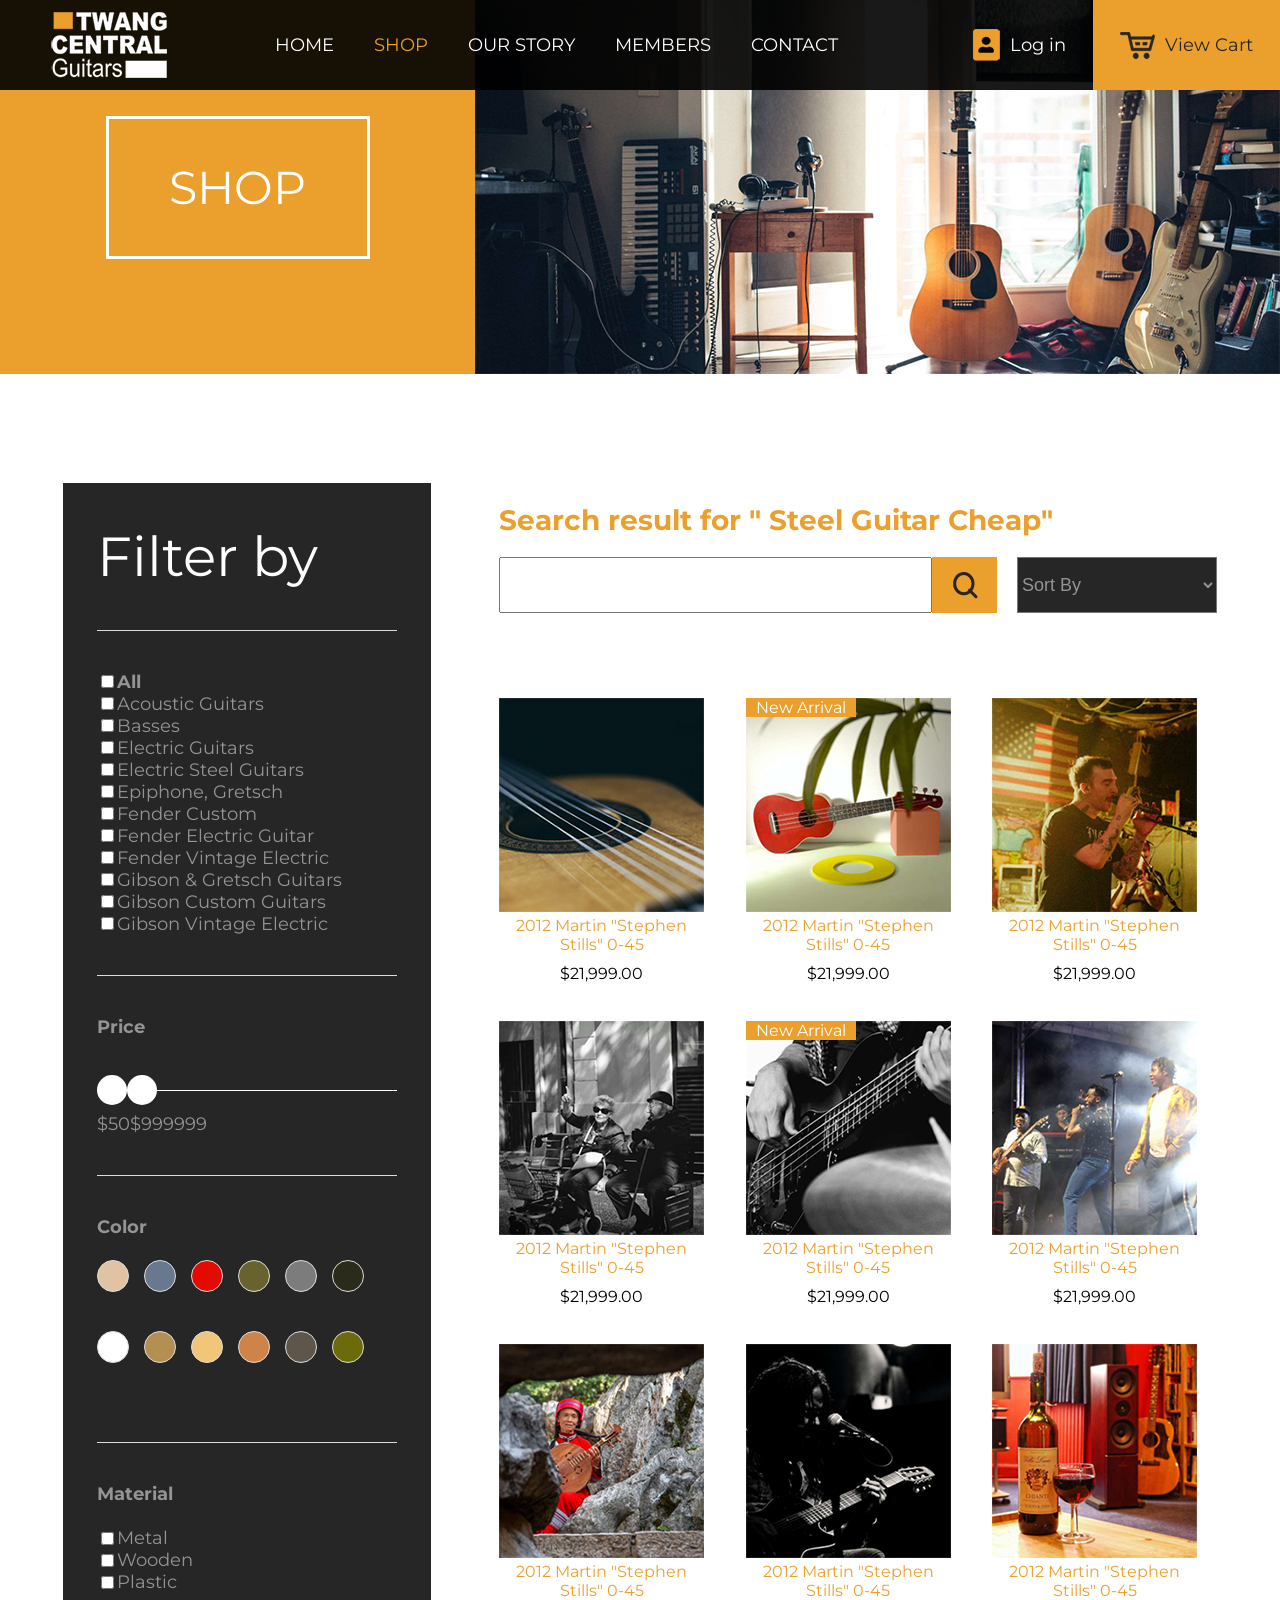
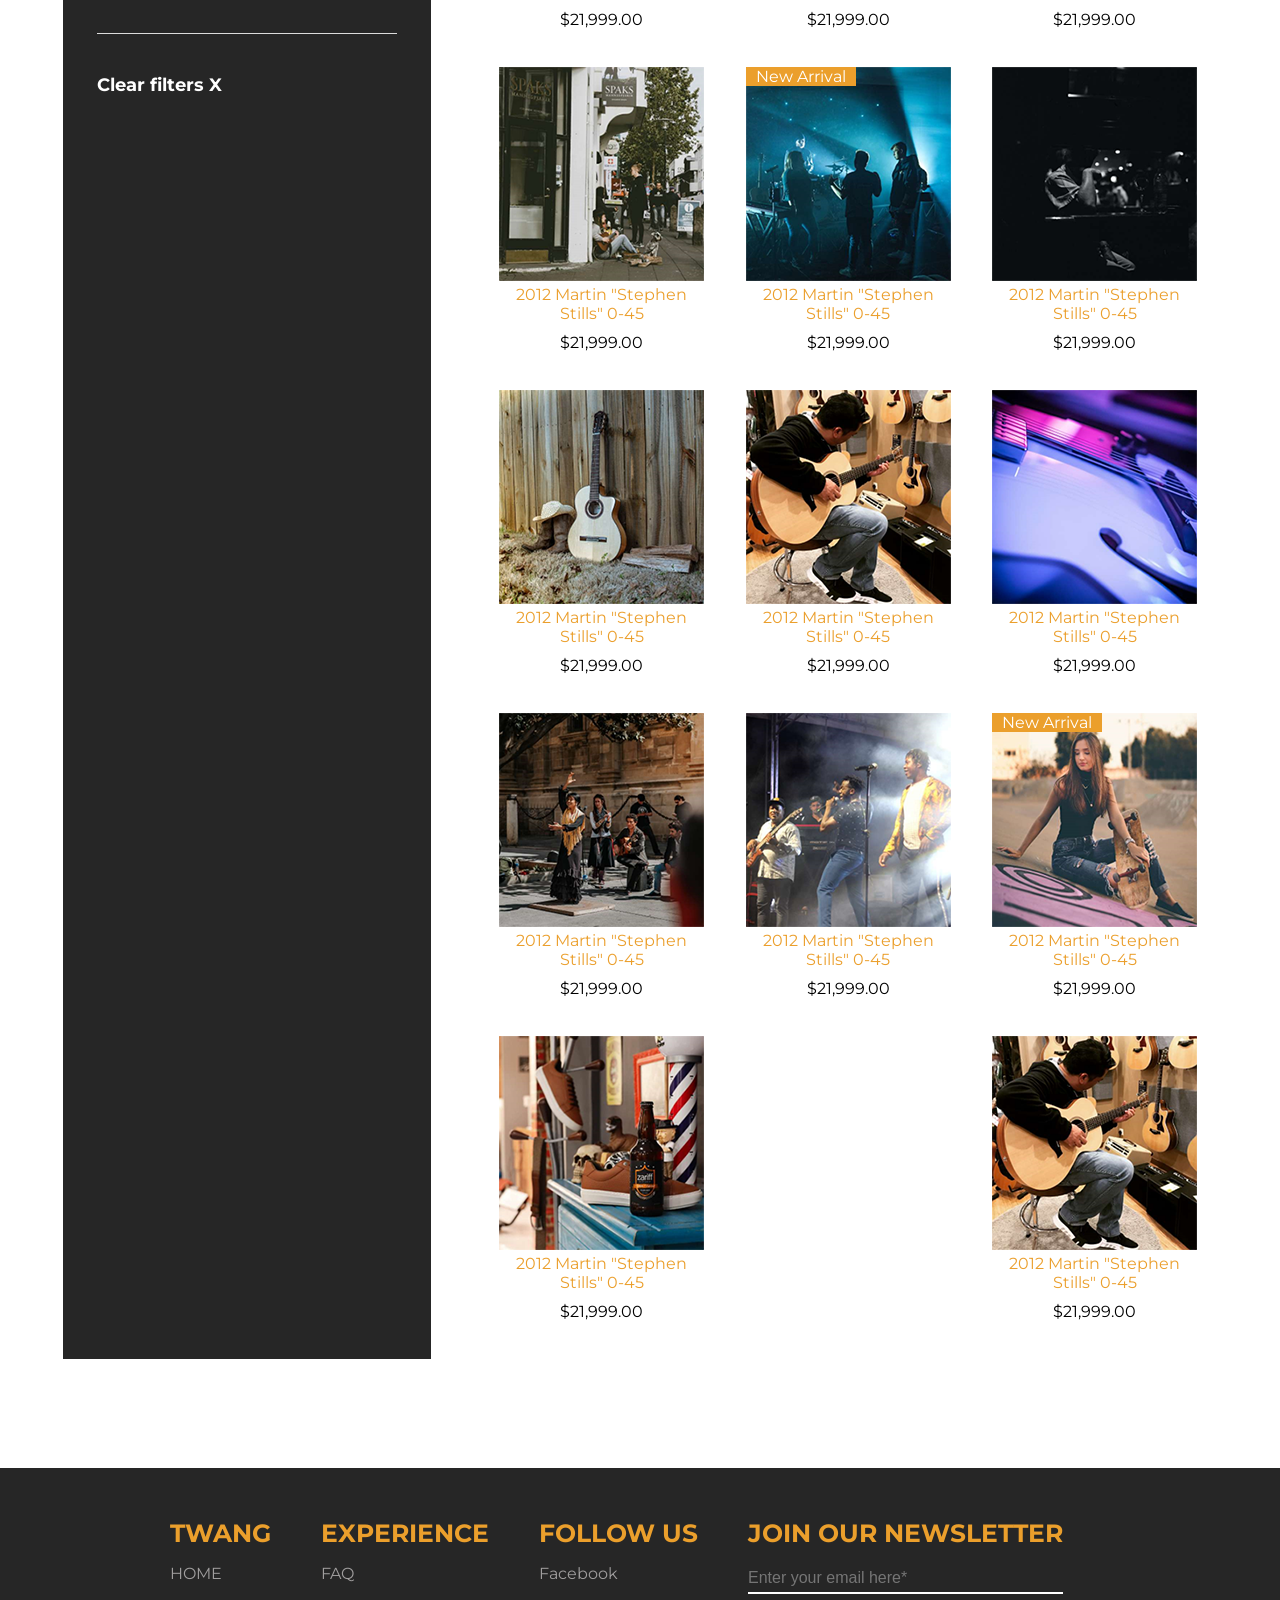
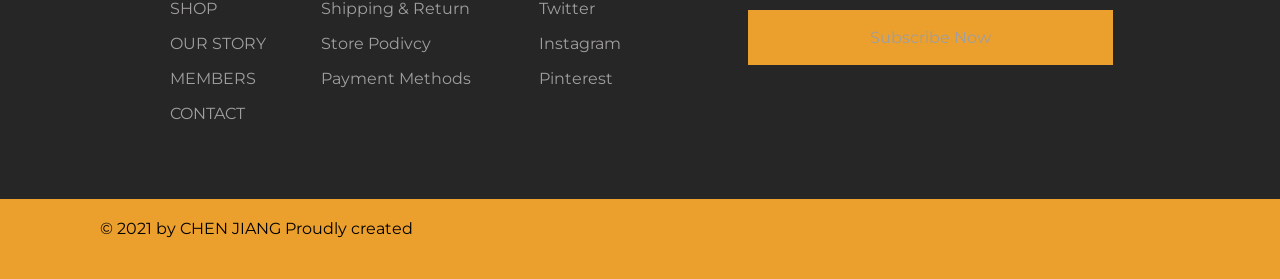
<file: search.html>
<!DOCTYPE html>
<html lang="en">
<head>
    <meta charset="UTF-8">
    <meta name="viewport" content="width=device-width">
    <title>Search</title>
<link href="https://fonts.googleapis.com/css2?family=Montserrat:wght@300&display=swap" rel="stylesheet">
    <style type="text/css">
        @import url("layout.css");
        @import url("shop.css");
    </style>
        <!--import the common javascript-->
    <script type="application/javascript" src="java.js">
    </script>
</head>
<body class="pr"> 
</head>
    <header class="flex-c f-stretch">
        <!--import the logo picture-->
        <div class="header-logo f-auto flex-c">
            <img src="img/logo.png" alt="logo">
        </div>
        <!--Nav things-->
        <nav id="floatNav">
            <!--the close X for mobile-->
            <div>
                <div class="nav-x flex-c" onclick="switchNav()" role="button" tabindex="0" aria-controls="floatNav" aria-expanded="false" aria-label="Close navigation">
                    <img src="img/x.png" alt="x">
                </div>
            </div>
            <!--the texts of Nav menu and its url-->
            <div class="header-menu flex-c">
                <div class="flex-c"><a href="home.html">HOME</a></div>
                <div class="flex-c active-page"><a href="shop.html">SHOP</a></div>
                <div class="flex-c"><a href="story.html">OUR STORY</a></div>
                <div class="flex-c"><a href="#">MEMBERS</a></div> <!--no connection,but we still keep this option-->
                <div class="flex-c"><a href="contact.html">CONTACT</a></div>
            </div>
            <!--import the login picture-->
            <div class="login box flex-c">
                <div class="box-img flex-c">
                    <img src="img/login.png" alt="login">
                </div>
                <a href="#">Log in</a> <!--no connection,but we still keep this option-->
            </div>
        </nav>
        <!--for cart on the every page-->
        <div class="cart flex f-stretch m-b-o">
            <!--import the cart picture-->
            <div class="box flex-c">
                <div class="box-img flex-c">
                    <img src="img/cart.png" alt="cart">
                </div>
                <a class="m-f-g" href="cart.html">View Cart</a>
            </div>
            <!--import the hamburger Nav picture for mobile-->
            <div class="nav-trigger">
                <div class="box-img flex-c" onclick="switchNav()" role="button" tabindex="0" aria-controls="floatNav" aria-expanded="false" aria-label="Open navigation">
                    <img src="img/trigger.png" alt="trigger">
                </div>
            </div>
        </div>
    </header>
<!--set the big title where is on the top left-->
<div class="x-wall">
    <div class="x-wall-title">
        <div class="title-box">
            <div>SHOP</div>
    </div>
<!--the title image-->    
</div>
    <div class="x-wall-img"><img src="img/wall-shop.png" alt="img"></div>
</div>
<!--set the filter for both mobile and laptop-->
<main class="flex">
    <div id="filter" class="sp-filter mg-r-68-0 m-b-g-w flex-tl-cd f-none f-stretch">
        <!--set the close button for mobile-->
        <div class="mobile filter-close" onclick="switchClass('filter', 'show')">
            <img src="img/close-grey.png" alt="img">
        </div>
        <!--set the title for filters by class-->
        <div class="f-w-b-55-40 btm-line pd-h-40-20">Filter by</div>
        <!--set the options for filters by class-->
        <div class="sp-cates f-g-b-28-18 btm-line pd-h-40-20">
            <div><input type="checkbox" aria-label="All"/>All</div>
            <div><input type="checkbox" aria-label="Acoustic Guitars"/>Acoustic Guitars</div>
            <div><input type="checkbox" aria-label="Basses"/>Basses</div>
            <div><input type="checkbox" aria-label="Electric Guitars"/>Electric Guitars</div>
            <div><input type="checkbox" aria-label="Electric Steel Guitars"/>Electric Steel Guitars</div>
            <div><input type="checkbox" aria-label="Epiphone, Gretsch"/>Epiphone, Gretsch</div>
            <div><input type="checkbox" aria-label="Fender Custom"/>Fender Custom</div>
            <div><input type="checkbox" aria-label="Fender Electric Guitar"/>Fender Electric Guitar</div>
            <div><input type="checkbox" aria-label="Fender Vintage Electric"/>Fender Vintage Electric</div>
            <div><input type="checkbox" aria-label="Gibson &amp; Gretsch Guitars"/>Gibson & Gretsch Guitars</div>
            <div><input type="checkbox" aria-label="Gibson Custom Guitars"/>Gibson Custom Guitars</div>
            <div><input type="checkbox" aria-label="Gibson Vintage Electric"/>Gibson Vintage Electric</div>
        </div>
        <!--set the title and options for filters by price-->
        <div class="sp-prices f-g-b-28-18 btm-line pd-h-40-20">
            <div>Price</div>
            <br/>
            <div class="p-ball-box flex f-equal">
                <div class="p-ball"></div>
                <div class="p-ball"></div>
            </div>
            <br/>
            <div class="flex f-equal">
                <div>$50</div>
                <div>$999999</div>
            </div>
        </div>
        <!--set the title and options for filters by color-->
        <div class="sp-color f-g-b-28-18 btm-line pd-h-40-20">
            <div>Color</div>
            <br/>
            <div class="sp-color-box flex f-wrap">
                <div style="background-color: #E1C2A3"></div>
                <div style="background-color: #68788F"></div>
                <div style="background-color: #E30B00"></div>
                <div style="background-color: #68632E"></div>
                <div style="background-color: #7C7C7C"></div>
                <div style="background-color: #2A2B1A"></div>
                <div style="background-color: #FFFFFF"></div>
                <div style="background-color: #B38F51"></div>
                <div style="background-color: #F1C678"></div>
                <div style="background-color: #CE8349"></div>
                <div style="background-color: #5E564B"></div>
                <div style="background-color: #6B6B0C"></div>
            </div>
        </div>
        <!--set the title and options for filters by material-->
        <div class="sp-material f-g-b-28-18 btm-line pd-h-40-20">
            <div>Material</div>
            <br/>
            <div class="flex">
                <div class="flex-c"><input type="checkbox" aria-label="Metal"/></div>
                Metal
            </div>
            <div class="flex">
                <div class="flex-c"><input type="checkbox" aria-label="Wooden"/></div>
                Wooden
            </div>
            <div class="flex">
                <div class="flex-c"><input type="checkbox" aria-label="Plastic"/></div>
                Plastic
            </div>
        </div>
        <!--set clear filter for desktop-->
        <div class="sp-material f-g-b-28-18 pd-h-40-20 desktop">
            <div><a href="shop.html">Clear filters X</a></div>
        </div>
        <!--set clear filter for mobile-->
        <div class="sp-btns .f-g-28-18 pd-h-40-20 mobile flex f-equal">
            <div class="btn-h">Clear filers</div>
            <div class="btn-filter"><a href="shop.html">APPLY</a></div>
        </div>
    </div>
    
     <!--use select to set the sorting for mobile and desktop-->
    <div class="sp-main f-auto">
        <!--set the key words for searching -->
        <div class="f-o-40-b-28 search-keywords">Search result for " Steel Guitar Cheap"</div>
        <div class="xfl-cd">
            <div class="mobile flex mg-bt-35">
                <div class="btn-filter f-auto mg-r-20" onclick="switchClass('filter', 'show')">Filter</div>
                    <select class="f-auto m-b-g f-g-28-18" aria-label="Filter Sort By Newest Price (low to high) Price (high to low) Name (A-Z) Name (Z-A)">
                        <option value="1">Sort By</option>
                        <option value="2">Newest</option>
                        <option value="3">Price (low to high)</option>
                        <option value="4">Price (high to low)</option>
                        <option value="5">Name (A-Z)</option>
                        <option value="6">Name (Z-A)</option>
                    </select>
            </div>
            <!--set the searching box and its button -->
            <div class="sp-search mg-r-20-0 flex f-auto">
                <input type="text" class="f-auto" aria-label="Form field">
                <div class="flex">
                    <a href="search.html" class="flex"><img src="img/btn-search.png" alt="se"></a>
                </div>
            </div>
            <div class="desktop sp-sort flex">
                <div class="sp-d-select flex-c f-stretch f-auto">
                    <select class="f-auto m-b-g f-g-28-18" aria-label="Sort By Newest Price (low to high) Price (high to low) Name (A-Z) Name (Z-A)">
                        <option value="1">Sort By</option>
                        <option value="2">Newest</option>
                        <option value="3">Price (low to high)</option>
                        <option value="4">Price (high to low)</option>
                        <option value="5">Name (A-Z)</option>
                        <option value="6">Name (Z-A)</option>
                    </select>
                </div>
            </div>
        </div>
        <!-- dislpay the products list-->
        <div class="car-box shop-list">
            <div class="x-car mg-r-20-0">
                <div class="car-img"><img src="img/s-1-1.png" alt="img"></div>
                <div class="title"><a href="product.html">2012 Martin "Stephen Stills" 0-45</a></div>
                <div class="price"><a href="product.html">$21,999.00</a></div>
            </div>
            <div class="x-car new mg-r-20-0">
                <div class="car-img"><img src="img/s-1-2.png" alt="img"></div>
                <div class="title"><a href="product.html">2012 Martin "Stephen Stills" 0-45</a></div>
                <div class="price"><a href="product.html">$21,999.00</a></div>
            </div>
            <div class="x-car mg-r-20-0">
                <div class="car-img"><img src="img/s-1-3.png" alt="img"></div>
                <div class="title"><a href="product.html">2012 Martin "Stephen Stills" 0-45</a></div>
                <div class="price"><a href="product.html">$21,999.00</a></div>
            </div>
            <div class="x-car mg-r-20-0">
                <div class="car-img"><img src="img/s-1-4.png" alt="img"></div>
                <div class="title"><a href="product.html">2012 Martin "Stephen Stills" 0-45</a></div>
                <div class="price"><a href="product.html">$21,999.00</a></div>
            </div>
            <div class="x-car new mg-r-20-0">
                <div class="car-img"><img src="img/s-2-1.png" alt="img"></div>
                <div class="title"><a href="product.html">2012 Martin "Stephen Stills" 0-45</a></div>
                <div class="price"><a href="product.html">$21,999.00</a></div>
            </div>
            <div class="x-car mg-r-20-0">
                <div class="car-img"><img src="img/s-2-2.png" alt="img"></div>
                <div class="title"><a href="product.html">2012 Martin "Stephen Stills" 0-45</a></div>
                <div class="price"><a href="product.html">$21,999.00</a></div>
            </div>
            <div class="x-car mg-r-20-0">
                <div class="car-img"><img src="img/s-2-3.png" alt="img"></div>
                <div class="title"><a href="product.html">2012 Martin "Stephen Stills" 0-45</a></div>
                <div class="price"><a href="product.html">$21,999.00</a></div>
            </div>
            <div class="x-car mg-r-20-0">
                <div class="car-img"><img src="img/s-2-4.png" alt="img"></div>
                <div class="title"><a href="product.html">2012 Martin "Stephen Stills" 0-45</a></div>
                <div class="price"><a href="product.html">$21,999.00</a></div>
            </div>
            <div class="x-car mg-r-20-0">
                <div class="car-img"><img src="img/s-3-1.png" alt="img"></div>
                <div class="title"><a href="product.html">2012 Martin "Stephen Stills" 0-45</a></div>
                <div class="price"><a href="product.html">$21,999.00</a></div>
            </div>
            <div class="x-car mg-r-20-0">
                <div class="car-img"><img src="img/s-3-2.png" alt="img"></div>
                <div class="title"><a href="product.html">2012 Martin "Stephen Stills" 0-45</a></div>
                <div class="price"><a href="product.html">$21,999.00</a></div>
            </div>
            <div class="x-car new mg-r-20-0">
                <div class="car-img"><img src="img/s-3-3.png" alt="img"></div>
                <div class="title"><a href="product.html">2012 Martin "Stephen Stills" 0-45</a></div>
                <div class="price"><a href="product.html">$21,999.00</a></div>
            </div>
            <div class="x-car mg-r-20-0">
                <div class="car-img"><img src="img/s-3-4.png" alt="img"></div>
                <div class="title"><a href="product.html">2012 Martin "Stephen Stills" 0-45</a></div>
                <div class="price"><a href="product.html">$21,999.00</a></div>
            </div>
            <div class="x-car mg-r-20-0">
                <div class="car-img"><img src="img/s-4-1.png" alt="img"></div>
                <div class="title"><a href="product.html">2012 Martin "Stephen Stills" 0-45</a></div>
                <div class="price"><a href="product.html">$21,999.00</a></div>
            </div>
            <div class="x-car mg-r-20-0">
                <div class="car-img"><img src="img/s-4-2.png" alt="img"></div>
                <div class="title"><a href="product.html">2012 Martin "Stephen Stills" 0-45</a></div>
                <div class="price"><a href="product.html">$21,999.00</a></div>
            </div>
            <div class="x-car mg-r-20-0">
                <div class="car-img"><img src="img/s-4-3.png" alt="img"></div>
                <div class="title"><a href="product.html">2012 Martin "Stephen Stills" 0-45</a></div>
                <div class="price"><a href="product.html">$21,999.00</a></div>
            </div>
            <div class="x-car mg-r-20-0">
                <div class="car-img"><img src="img/s-4-4.png" alt="img"></div>
                <div class="title"><a href="product.html">2012 Martin "Stephen Stills" 0-45</a></div>
                <div class="price"><a href="product.html">$21,999.00</a></div>
            </div>
            <div class="x-car mg-r-20-0">
                <div class="car-img"><img src="img/s-5-1.png" alt="img"></div>
                <div class="title"><a href="product.html">2012 Martin "Stephen Stills" 0-45</a></div>
                <div class="price"><a href="product.html">$21,999.00</a></div>
            </div>
            <div class="x-car new mg-r-20-0">
                <div class="car-img"><img src="img/s-5-2.png" alt="img"></div>
                <div class="title"><a href="product.html">2012 Martin "Stephen Stills" 0-45</a></div>
                <div class="price"><a href="product.html">$21,999.00</a></div>
            </div>
            <div class="x-car mg-r-20-0">
                <div class="car-img"><img src="img/s-5-3.png" alt="img"></div>
                <div class="title"><a href="product.html">2012 Martin "Stephen Stills" 0-45</a></div>
                <div class="price"><a href="product.html">$21,999.00</a></div>
            </div>
            <div class="x-car mg-r-20-0">
                <div class="car-img"><img src="img/s-5-4.png" alt="img"></div>
                <div class="title"><a href="product.html">2012 Martin "Stephen Stills" 0-45</a></div>
                <div class="price"><a href="product.html">$21,999.00</a></div>
            </div>
        </div>
    </div>
</main>

<!--the footer of the page (every page is same)-->
    <footer class="flex-c-cd m-b-g f-stretch">
        <!--the text of the footer-->
        <div class="foot-menu flex f-equal f-auto">
            <div class="foot-box">
                <div>TWANG</div>
                <div><a href="home.html">HOME</a></div>
                <div><a href="shop.html">SHOP</a></div>
                <div><a href="story.html">OUR STORY</a></div>
                <div><a href="#">MEMBERS</a></div>
                <div><a href="contact.html">CONTACT</a></div>
            </div>
            <div class="foot-box">
                <div>EXPERIENCE</div>
                <div>FAQ</div>
                <div>Shipping & Return</div>
                <div>Store Podivcy</div>
                <div>Payment Methods</div>
            </div>
            <div class="foot-box">
                <div>FOLLOW US</div>
                <div>Facebook</div>
                <div>Twitter</div>
                <div>Instagram</div>
                <div>Pinterest</div>
            </div>
            <!--the subscribe section-->
            <div class="foot-box">
                <div>JOIN OUR NEWSLETTER</div>
                <!--use <input type="text"> to read the text and use "placeholder=" to hold the hint-->
                <div><input class="inp-h" type="text" placeholder="Enter your email here*" aria-label="Enter your email here*"/></div>
                <div class="btn-f">Subscribe Now</div>
            </div>
        </div>
        <!--my copyrights declaration-->
        <div class="foot-copy m-b-o">
            <div class="copy-s">&copy; 2021 by CHEN JIANG Proudly created</div>
        </div>
    </footer>
</body>

</html>
</file>
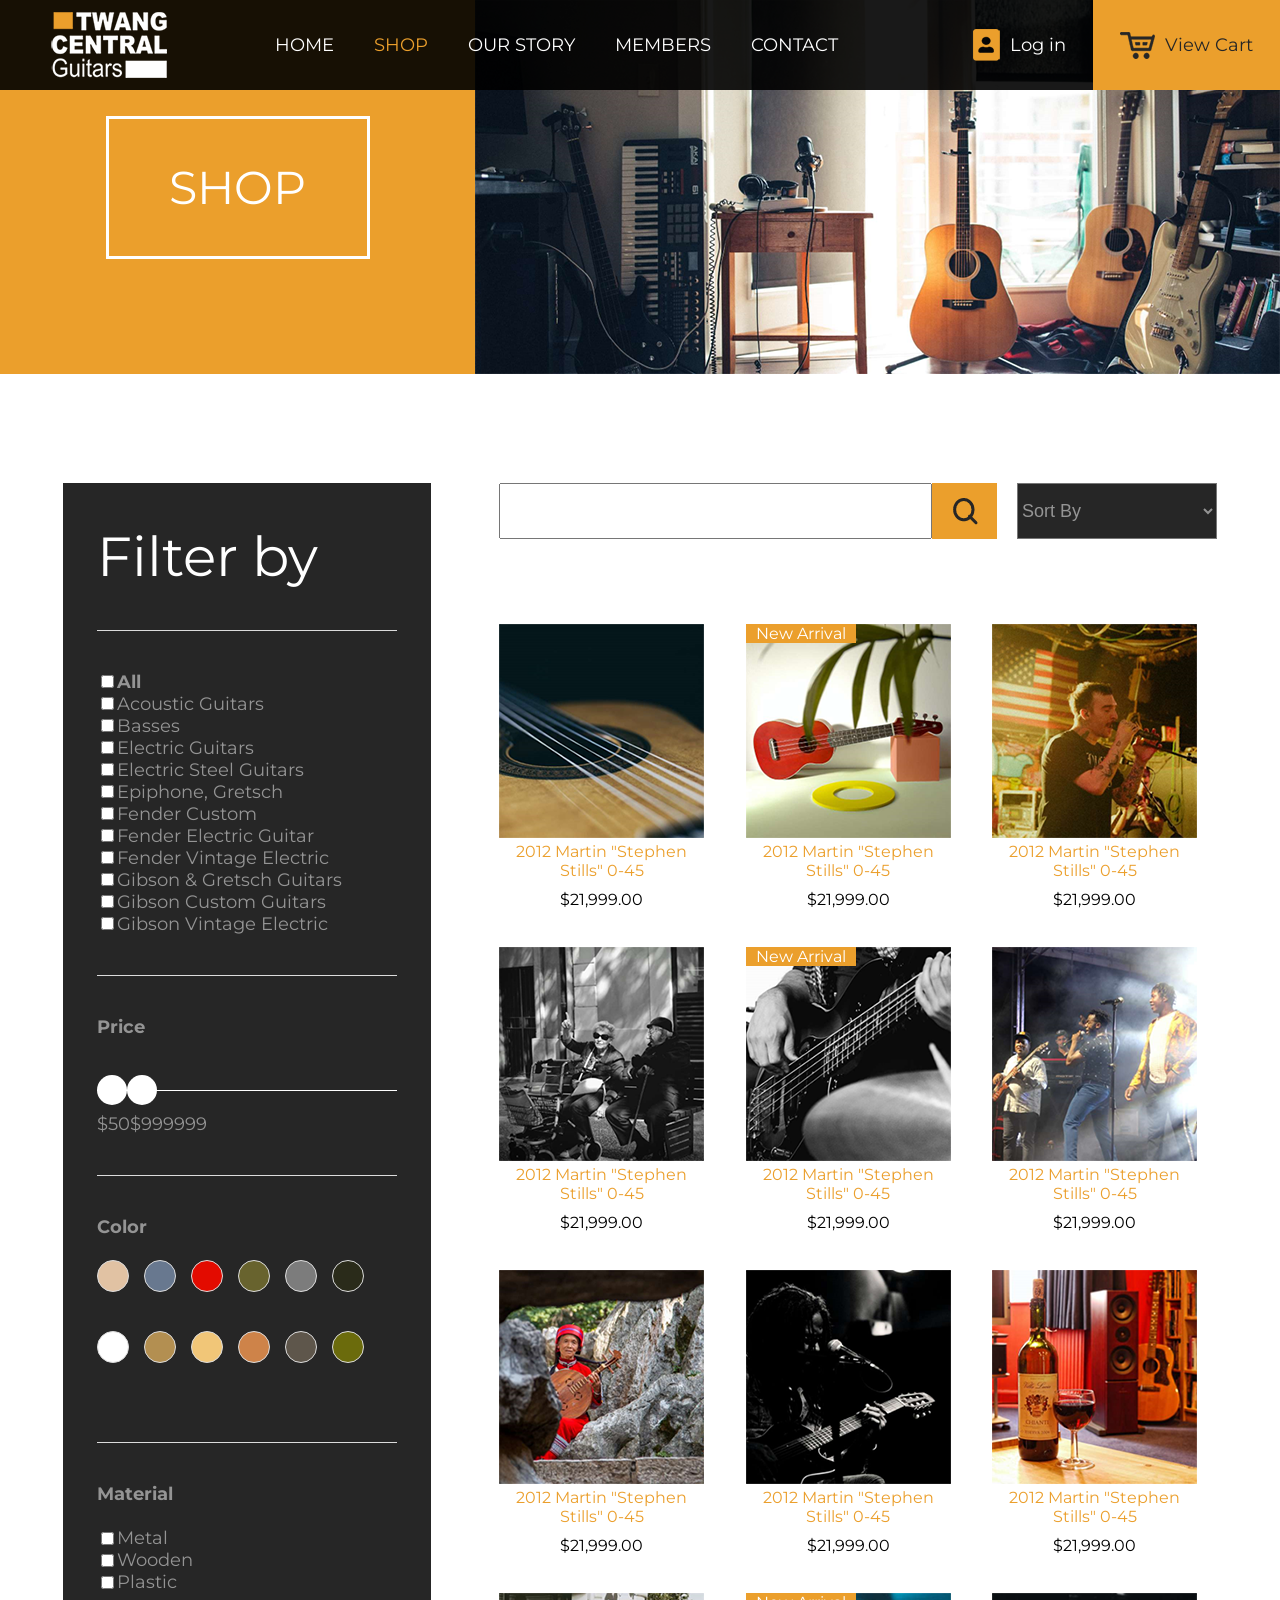
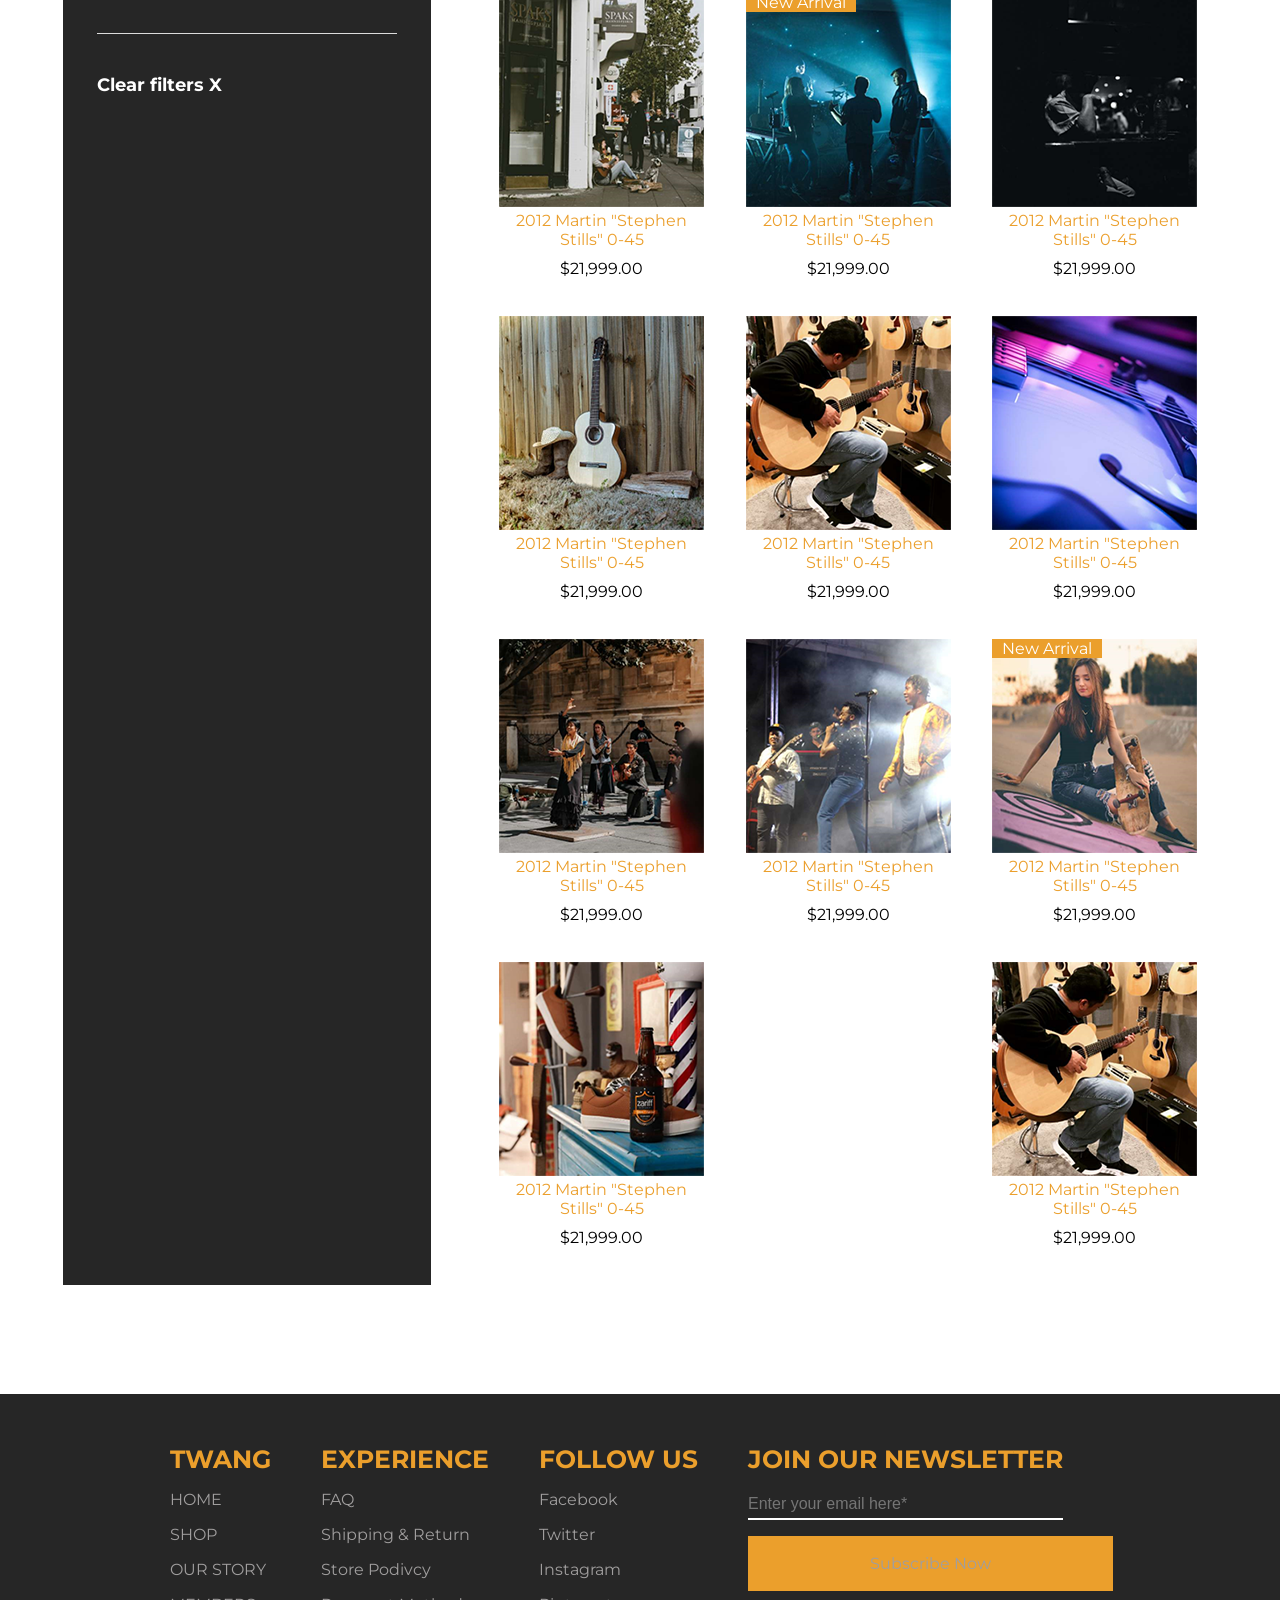
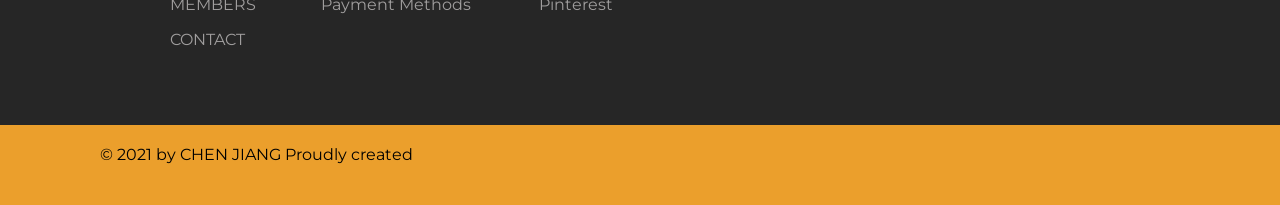
<file: shop.html>
<!DOCTYPE html>
<html lang="en">
<head>
    <meta charset="UTF-8">
    <meta name="viewport" content="width=device-width">
    <title>Shop</title>
    <link href="https://fonts.googleapis.com/css2?family=Montserrat:wght@300&display=swap" rel="stylesheet">
    <style type="text/css">
        @import url("layout.css");
        @import url("shop.css");
    </style>
        <!--import the common javascript-->
    <script type="application/javascript" src="java.js">
    </script>
</head>
<body class="pr"> 
</head>
    <header class="flex-c f-stretch">
        <!--import the logo picture-->
        <div class="header-logo f-auto flex-c">
            <img src="img/logo.png" alt="logo">
        </div>
        <!--Nav things-->
        <nav id="floatNav">
            <!--the close X for mobile-->
            <div>
                <div class="nav-x flex-c" onclick="switchNav()" role="button" tabindex="0" aria-controls="floatNav" aria-expanded="false" aria-label="Close navigation">
                    <img src="img/x.png" alt="x">
                </div>
            </div>
            <!--the texts of Nav menu and its url-->
            <div class="header-menu flex-c">
                <div class="flex-c"><a href="home.html">HOME</a></div>
                <div class="flex-c active-page"><a href="shop.html">SHOP</a></div>
                <div class="flex-c"><a href="story.html">OUR STORY</a></div>
                <div class="flex-c"><a href="#">MEMBERS</a></div> <!--no connection,but we still keep this option-->
                <div class="flex-c"><a href="contact.html">CONTACT</a></div>
            </div>
            <!--import the login picture-->
            <div class="login box flex-c">
                <div class="box-img flex-c">
                    <img src="img/login.png" alt="login">
                </div>
                <a href="#">Log in</a> <!--no connection,but we still keep this option-->
            </div>
        </nav>
        <!--for cart on the every page-->
        <div class="cart flex f-stretch m-b-o">
            <!--import the cart picture-->
            <div class="box flex-c">
                <div class="box-img flex-c">
                    <img src="img/cart.png" alt="cart">
                </div>
                <a class="m-f-g" href="cart.html">View Cart</a>
            </div>
            <!--import the hamburger Nav picture for mobile-->
            <div class="nav-trigger">
                <div class="box-img flex-c" onclick="switchNav()" role="button" tabindex="0" aria-controls="floatNav" aria-expanded="false" aria-label="Open navigation">
                    <img src="img/trigger.png" alt="trigger">
                </div>
            </div>
        </div>
    </header>
<!--set the big title where is on the top left-->
<div class="x-wall">
    <div class="x-wall-title">
        <div class="title-box">
            <div>SHOP</div>
    </div>
<!--the title image-->    
</div>
    <div class="x-wall-img"><img src="img/wall-shop.png" alt="img"></div>
</div>
<!--set the filter for both mobile and laptop-->
<main class="flex">
    <div id="filter" class="sp-filter mg-r-68-0 m-b-g-w flex-tl-cd f-none f-stretch">
        <!--set the close button for mobile-->
        <div class="mobile filter-close" onclick="switchClass('filter', 'show')">
            <img src="img/close-grey.png" alt="img">
        </div>
        <!--set the title for filters by class-->
        <div class="f-w-b-55-40 btm-line pd-h-40-20">Filter by</div>
        <!--set the options for filters by class-->
        <div class="sp-cates f-g-b-28-18 btm-line pd-h-40-20">
            <div><input type="checkbox" aria-label="All"/>All</div>
            <div><input type="checkbox" aria-label="Acoustic Guitars"/>Acoustic Guitars</div>
            <div><input type="checkbox" aria-label="Basses"/>Basses</div>
            <div><input type="checkbox" aria-label="Electric Guitars"/>Electric Guitars</div>
            <div><input type="checkbox" aria-label="Electric Steel Guitars"/>Electric Steel Guitars</div>
            <div><input type="checkbox" aria-label="Epiphone, Gretsch"/>Epiphone, Gretsch</div>
            <div><input type="checkbox" aria-label="Fender Custom"/>Fender Custom</div>
            <div><input type="checkbox" aria-label="Fender Electric Guitar"/>Fender Electric Guitar</div>
            <div><input type="checkbox" aria-label="Fender Vintage Electric"/>Fender Vintage Electric</div>
            <div><input type="checkbox" aria-label="Gibson &amp; Gretsch Guitars"/>Gibson & Gretsch Guitars</div>
            <div><input type="checkbox" aria-label="Gibson Custom Guitars"/>Gibson Custom Guitars</div>
            <div><input type="checkbox" aria-label="Gibson Vintage Electric"/>Gibson Vintage Electric</div>
        </div>
        <!--set the title and options for filters by price-->
        <div class="sp-prices f-g-b-28-18 btm-line pd-h-40-20">
            <div>Price</div>
            <br/>
            <div class="p-ball-box flex f-equal">
                <div class="p-ball"></div>
                <div class="p-ball"></div>
            </div>
            <br/>
            <div class="flex f-equal">
                <div>$50</div>
                <div>$999999</div>
            </div>
        </div>
        <!--set the title and options for filters by color-->
        <div class="sp-color f-g-b-28-18 btm-line pd-h-40-20">
            <div>Color</div>
            <br/>
            <div class="sp-color-box flex f-wrap">
                <div style="background-color: #E1C2A3"></div>
                <div style="background-color: #68788F"></div>
                <div style="background-color: #E30B00"></div>
                <div style="background-color: #68632E"></div>
                <div style="background-color: #7C7C7C"></div>
                <div style="background-color: #2A2B1A"></div>
                <div style="background-color: #FFFFFF"></div>
                <div style="background-color: #B38F51"></div>
                <div style="background-color: #F1C678"></div>
                <div style="background-color: #CE8349"></div>
                <div style="background-color: #5E564B"></div>
                <div style="background-color: #6B6B0C"></div>
            </div>
        </div>
        <!--set the title and options for filters by material-->
        <div class="sp-material f-g-b-28-18 btm-line pd-h-40-20">
            <div>Material</div>
            <br/>
            <div class="flex">
                <div class="flex-c"><input type="checkbox" aria-label="Metal"/></div>
                Metal
            </div>
            <div class="flex">
                <div class="flex-c"><input type="checkbox" aria-label="Wooden"/></div>
                Wooden
            </div>
            <div class="flex">
                <div class="flex-c"><input type="checkbox" aria-label="Plastic"/></div>
                Plastic
            </div>
        </div>
        <!--set clear filter for desktop-->
        <div class="sp-material f-g-b-28-18 pd-h-40-20 desktop">
            <div><a href="shop.html">Clear filters X</a></div>
        </div>
        <!--set clear filter for mobile-->
        <div class="sp-btns .f-g-28-18 pd-h-40-20 mobile flex f-equal">
            <div class="btn-h">Clear filers</div>
            <div class="btn-filter"><a href="shop.html">APPLY</a></div>
        </div>
    </div>

    <!--use select to set the sorting for mobile and desktop-->
    <div class="sp-main f-auto">
        <div class="xfl-cd">
            <div class="mobile flex mg-bt-35">
                <div class="btn-filter f-auto mg-r-20" onclick="switchClass('filter', 'show')">Filter</div>
                    <select class="f-auto m-b-g f-g-28-18" aria-label="Filter Sort By Newest Price (low to high) Price (high to low) Name (A-Z) Name (Z-A)">
                        <option value="1">Sort By</option>
                        <option value="2">Newest</option>
                        <option value="3">Price (low to high)</option>
                        <option value="4">Price (high to low)</option>
                        <option value="5">Name (A-Z)</option>
                        <option value="6">Name (Z-A)</option>
                    </select>
            </div>
            <!--set the searching box and its button -->
            <div class="sp-search mg-r-20-0 flex f-auto">
                <input type="text" class="f-auto" aria-label="Form field">
                <div class="flex">
                    <a href="search.html" class="flex"><img src="img/btn-search.png" alt="se"></a>
                </div>
            </div>
            <div class="desktop sp-sort flex">
                <div class="sp-d-select flex-c f-stretch f-auto">
                    <select class="f-auto m-b-g f-g-28-18" aria-label="Sort By Newest Price (low to high) Price (high to low) Name (A-Z) Name (Z-A)">
                        <option value="1">Sort By</option>
                        <option value="2">Newest</option>
                        <option value="3">Price (low to high)</option>
                        <option value="4">Price (high to low)</option>
                        <option value="5">Name (A-Z)</option>
                        <option value="6">Name (Z-A)</option>
                    </select>
                </div>
            </div>
        </div>
        <!-- dislpay the products list-->
        <div class="car-box shop-list">
            <div class="x-car mg-r-20-0">
                <div class="car-img"><img src="img/s-1-1.png" alt="img"></div>
                <div class="title"><a href="product.html">2012 Martin "Stephen Stills" 0-45</a></div>
                <div class="price"><a href="product.html">$21,999.00</a></div>
            </div>
            <div class="x-car new mg-r-20-0">
                <div class="car-img"><img src="img/s-1-2.png" alt="img"></div>
                <div class="title"><a href="product.html">2012 Martin "Stephen Stills" 0-45</a></div>
                <div class="price"><a href="product.html">$21,999.00</a></div>
            </div>
            <div class="x-car mg-r-20-0">
                <div class="car-img"><img src="img/s-1-3.png" alt="img"></div>
                <div class="title"><a href="product.html">2012 Martin "Stephen Stills" 0-45</a></div>
                <div class="price"><a href="product.html">$21,999.00</a></div>
            </div>
            <div class="x-car mg-r-20-0">
                <div class="car-img"><img src="img/s-1-4.png" alt="img"></div>
                <div class="title"><a href="product.html">2012 Martin "Stephen Stills" 0-45</a></div>
                <div class="price"><a href="product.html">$21,999.00</a></div>
            </div>
            <div class="x-car new mg-r-20-0">
                <div class="car-img"><img src="img/s-2-1.png" alt="img"></div>
                <div class="title"><a href="product.html">2012 Martin "Stephen Stills" 0-45</a></div>
                <div class="price"><a href="product.html">$21,999.00</a></div>
            </div>
            <div class="x-car mg-r-20-0">
                <div class="car-img"><img src="img/s-2-2.png" alt="img"></div>
                <div class="title"><a href="product.html">2012 Martin "Stephen Stills" 0-45</a></div>
                <div class="price"><a href="product.html">$21,999.00</a></div>
            </div>
            <div class="x-car mg-r-20-0">
                <div class="car-img"><img src="img/s-2-3.png" alt="img"></div>
                <div class="title"><a href="product.html">2012 Martin "Stephen Stills" 0-45</a></div>
                <div class="price"><a href="product.html">$21,999.00</a></div>
            </div>
            <div class="x-car mg-r-20-0">
                <div class="car-img"><img src="img/s-2-4.png" alt="img"></div>
                <div class="title"><a href="product.html">2012 Martin "Stephen Stills" 0-45</a></div>
                <div class="price"><a href="product.html">$21,999.00</a></div>
            </div>
            <div class="x-car mg-r-20-0">
                <div class="car-img"><img src="img/s-3-1.png" alt="img"></div>
                <div class="title"><a href="product.html">2012 Martin "Stephen Stills" 0-45</a></div>
                <div class="price"><a href="product.html">$21,999.00</a></div>
            </div>
            <div class="x-car mg-r-20-0">
                <div class="car-img"><img src="img/s-3-2.png" alt="img"></div>
                <div class="title"><a href="product.html">2012 Martin "Stephen Stills" 0-45</a></div>
                <div class="price"><a href="product.html">$21,999.00</a></div>
            </div>
            <div class="x-car new mg-r-20-0">
                <div class="car-img"><img src="img/s-3-3.png" alt="img"></div>
                <div class="title"><a href="product.html">2012 Martin "Stephen Stills" 0-45</a></div>
                <div class="price"><a href="product.html">$21,999.00</a></div>
            </div>
            <div class="x-car mg-r-20-0">
                <div class="car-img"><img src="img/s-3-4.png" alt="img"></div>
                <div class="title"><a href="product.html">2012 Martin "Stephen Stills" 0-45</a></div>
                <div class="price"><a href="product.html">$21,999.00</a></div>
            </div>
            <div class="x-car mg-r-20-0">
                <div class="car-img"><img src="img/s-4-1.png" alt="img"></div>
                <div class="title"><a href="product.html">2012 Martin "Stephen Stills" 0-45</a></div>
                <div class="price"><a href="product.html">$21,999.00</a></div>
            </div>
            <div class="x-car mg-r-20-0">
                <div class="car-img"><img src="img/s-4-2.png" alt="img"></div>
                <div class="title"><a href="product.html">2012 Martin "Stephen Stills" 0-45</a></div>
                <div class="price"><a href="product.html">$21,999.00</a></div>
            </div>
            <div class="x-car mg-r-20-0">
                <div class="car-img"><img src="img/s-4-3.png" alt="img"></div>
                <div class="title"><a href="product.html">2012 Martin "Stephen Stills" 0-45</a></div>
                <div class="price"><a href="product.html">$21,999.00</a></div>
            </div>
            <div class="x-car mg-r-20-0">
                <div class="car-img"><img src="img/s-4-4.png" alt="img"></div>
                <div class="title"><a href="product.html">2012 Martin "Stephen Stills" 0-45</a></div>
                <div class="price"><a href="product.html">$21,999.00</a></div>
            </div>
            <div class="x-car mg-r-20-0">
                <div class="car-img"><img src="img/s-5-1.png" alt="img"></div>
                <div class="title"><a href="product.html">2012 Martin "Stephen Stills" 0-45</a></div>
                <div class="price"><a href="product.html">$21,999.00</a></div>
            </div>
            <div class="x-car new mg-r-20-0">
                <div class="car-img"><img src="img/s-5-2.png" alt="img"></div>
                <div class="title"><a href="product.html">2012 Martin "Stephen Stills" 0-45</a></div>
                <div class="price"><a href="product.html">$21,999.00</a></div>
            </div>
            <div class="x-car mg-r-20-0">
                <div class="car-img"><img src="img/s-5-3.png" alt="img"></div>
                <div class="title"><a href="product.html">2012 Martin "Stephen Stills" 0-45</a></div>
                <div class="price"><a href="product.html">$21,999.00</a></div>
            </div>
            <div class="x-car mg-r-20-0">
                <div class="car-img"><img src="img/s-5-4.png" alt="img"></div>
                <div class="title"><a href="product.html">2012 Martin "Stephen Stills" 0-45</a></div>
                <div class="price"><a href="product.html">$21,999.00</a></div>
            </div>
        </div>
    </div>
</main>

<!--the footer of the page (every page is same)-->
    <footer class="flex-c-cd m-b-g f-stretch">
        <!--the text of the footer-->
        <div class="foot-menu flex f-equal f-auto">
            <div class="foot-box">
                <div>TWANG</div>
                <div><a href="home.html">HOME</a></div>
                <div><a href="shop.html">SHOP</a></div>
                <div><a href="story.html">OUR STORY</a></div>
                <div><a href="#">MEMBERS</a></div>
                <div><a href="contact.html">CONTACT</a></div>
            </div>
            <div class="foot-box">
                <div>EXPERIENCE</div>
                <div>FAQ</div>
                <div>Shipping & Return</div>
                <div>Store Podivcy</div>
                <div>Payment Methods</div>
            </div>
            <div class="foot-box">
                <div>FOLLOW US</div>
                <div>Facebook</div>
                <div>Twitter</div>
                <div>Instagram</div>
                <div>Pinterest</div>
            </div>
            <!--the subscribe section-->
            <div class="foot-box">
                <div>JOIN OUR NEWSLETTER</div>
                <!--use <input type="text"> to read the text and use "placeholder=" to hold the hint-->
                <div><input class="inp-h" type="text" placeholder="Enter your email here*" aria-label="Enter your email here*"/></div>
                <div class="btn-f">Subscribe Now</div>
            </div>
        </div>
        <!--my copyrights declaration-->
        <div class="foot-copy m-b-o">
            <div class="copy-s">&copy; 2021 by CHEN JIANG Proudly created</div>
        </div>
    </footer>
</body>

</html>
</file>
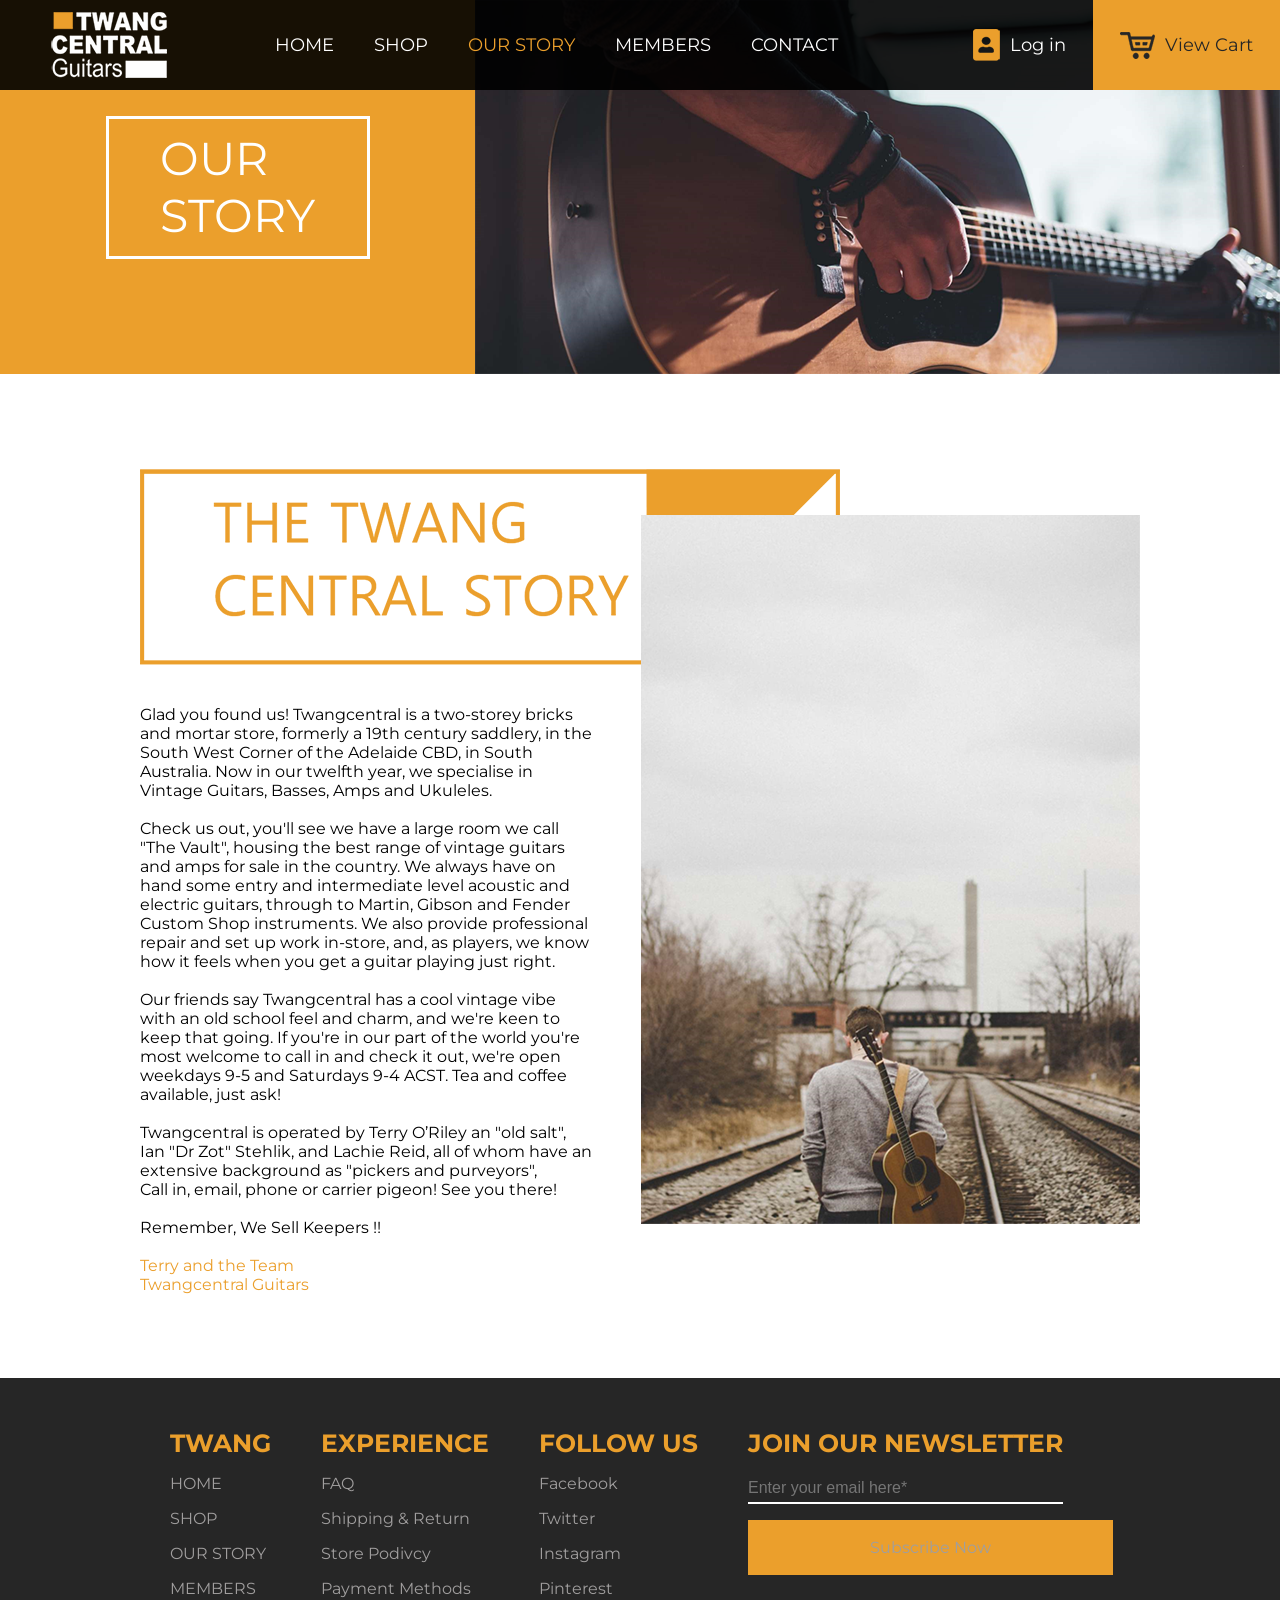
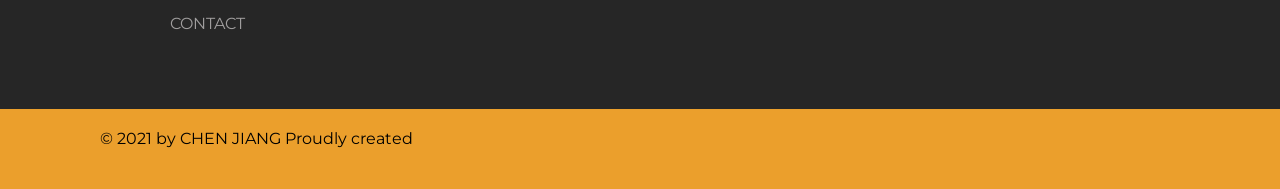
<file: story.html>
<!DOCTYPE html>
<html lang="en">
<head>
    <meta charset="UTF-8">
    <meta name="viewport" content="width=device-width">
    <title>Story</title>
    <link href="https://fonts.googleapis.com/css2?family=Montserrat:wght@300&display=swap" rel="stylesheet">
    <style type="text/css">
        @import url("layout.css");
        @import url("story.css");
    </style>

        <!--import the common javascript-->
    <script type="application/javascript" src="java.js">
    </script>
    
</head>
<body>
    <header class="flex-c f-stretch">
        <!--import the logo picture-->
        <div class="header-logo f-auto flex-c">
            <img src="img/logo.png" alt="logo">
        </div>
        <!--Nav things-->
        <nav id="floatNav">
            <!--the close X for mobile-->
            <div>
                <div class="nav-x flex-c" onclick="switchNav()" role="button" tabindex="0" aria-controls="floatNav" aria-expanded="false" aria-label="Close navigation">
                    <img src="img/x.png" alt="x">
                </div>
            </div>
            <!--the texts of Nav menu and its url-->
            <div class="header-menu flex-c">
                <div class="flex-c"><a href="home.html">HOME</a></div>
                <div class="flex-c"><a href="shop.html">SHOP</a></div>
                <div class="flex-c active-page"><a href="story.html">OUR STORY</a></div>
                <div class="flex-c"><a href="#">MEMBERS</a></div> <!--no connection,but we still keep this option-->
                <div class="flex-c"><a href="contact.html">CONTACT</a></div>
            </div>
            <!--import the login picture-->
            <div class="login box flex-c">
                <div class="box-img flex-c">
                    <img src="img/login.png" alt="login">
                </div>
                <a href="#">Log in</a> <!--no connection,but we still keep this option-->
            </div>
        </nav>
        <!--for cart on the every page-->
        <div class="cart flex f-stretch m-b-o">
            <!--import the cart picture-->
            <div class="box flex-c">
                <div class="box-img flex-c">
                    <img src="img/cart.png" alt="cart">
                </div>
                <a class="m-f-g" href="cart.html">View Cart</a>
            </div>
            <!--import the hamburger Nav picture for mobile-->
            <div class="nav-trigger">
                <div class="box-img flex-c" onclick="switchNav()" role="button" tabindex="0" aria-controls="floatNav" aria-expanded="false" aria-label="Open navigation">
                    <img src="img/trigger.png" alt="trigger">
                </div>
            </div>
        </div>
    </header>

<main>
    <!--the title and the top picture of the page-->
    <div class="x-wall">
        <div class="x-wall-title"><div class="title-box">
            <div><div>OUR<br>STORY</div></div>
        </div></div>
        <div class="x-wall-img"><img src="img/p-wall-1.png" alt="img"></div>
    </div>
    <!--the content of the story-->
    <div class="story-content flex-c-cd f-stretch">
        <!--the tile picture of the story for desktop-->
        <div class="story-title story-desktop flex">
            <img src="img/story-title.png" alt="img">
        </div>
        <!--the tile picture and the illustration of the story for mobile-->
        <div class="story-title-mobile flex-c">
            <img src="img/story-mobile.png" alt="img">
        </div>
        <!--the text of the story-->
        <div class="story-detail flex">
            <div class="story-text">
                <div>
                    Glad you found us! Twangcentral is a two-storey bricks and mortar store, formerly a 19th century
                    saddlery, in the South West Corner of the Adelaide CBD, in South Australia. Now in our twelfth year, we
                    specialise in Vintage Guitars, Basses, Amps and Ukuleles.
                    <br/>
                    <br/>
                    Check us out, you'll see we have a large room we call "The Vault", housing the best range of vintage
                    guitars and amps for sale in the country. We always have on hand some entry and intermediate level
                    acoustic and electric guitars, through to Martin, Gibson and Fender Custom Shop instruments. We also
                    provide professional repair and set up work in-store, and, as players, we know how it feels when you get
                    a guitar playing just right.
                    <br/>
                    <br/>
                    Our friends say Twangcentral has a cool vintage vibe with an old school feel and charm, and we're keen
                    to keep that going. If you're in our part of the world you're most welcome to call in and check it out,
                    we're open weekdays 9-5 and Saturdays 9-4 ACST. Tea and coffee available, just ask!
                    <br/>
                    <br/>
                    Twangcentral is operated by Terry O’Riley an "old salt", Ian "Dr Zot" Stehlik, and Lachie Reid, all of
                    whom have an extensive background as "pickers and purveyors",
                    <br/>
                    Call in, email, phone or carrier pigeon! See you there!
                    <br/>
                    <br/>
                    Remember, We Sell Keepers !!
                    <br/>
                    <br/>
                    <div class="m-f-o">Terry and the Team</div>
                    <div class="m-f-o">Twangcentral Guitars</div>
                    <br/>
                    <br/>
                    <br/>
                    <br/>
                </div>
            </div>
            <!--the picture of the story for desktop-->
            <div class="story-img story-desktop">
                <img src="img/story-img.png" alt="img">
            </div>
        </div>
    </div>
</main>

<!--the footer of the page (every page is same)-->
    <footer class="flex-c-cd m-b-g f-stretch">
        <!--the text of the footer-->
        <div class="foot-menu flex f-equal f-auto">
            <div class="foot-box">
                <div>TWANG</div>
                <div><a href="home.html">HOME</a></div>
                <div><a href="shop.html">SHOP</a></div>
                <div><a href="story.html">OUR STORY</a></div>
                <div><a href="#">MEMBERS</a></div>
                <div><a href="contact.html">CONTACT</a></div>
            </div>
            <div class="foot-box">
                <div>EXPERIENCE</div>
                <div>FAQ</div>
                <div>Shipping & Return</div>
                <div>Store Podivcy</div>
                <div>Payment Methods</div>
            </div>
            <div class="foot-box">
                <div>FOLLOW US</div>
                <div>Facebook</div>
                <div>Twitter</div>
                <div>Instagram</div>
                <div>Pinterest</div>
            </div>
            <!--the subscribe section-->
            <div class="foot-box">
                <div>JOIN OUR NEWSLETTER</div>
                <!--use <input type="text"> to read the text and use "placeholder=" to hold the hint-->
                <div><input class="inp-h" type="text" placeholder="Enter your email here*" aria-label="Enter your email here*"/></div>
                <div class="btn-f">Subscribe Now</div>
            </div>
        </div>
        <!--my copyrights declaration-->
        <div class="foot-copy m-b-o">
            <div class="copy-s">&copy; 2021 by CHEN JIANG Proudly created</div>
        </div>
    </footer>
</body>

</html>
</file>
